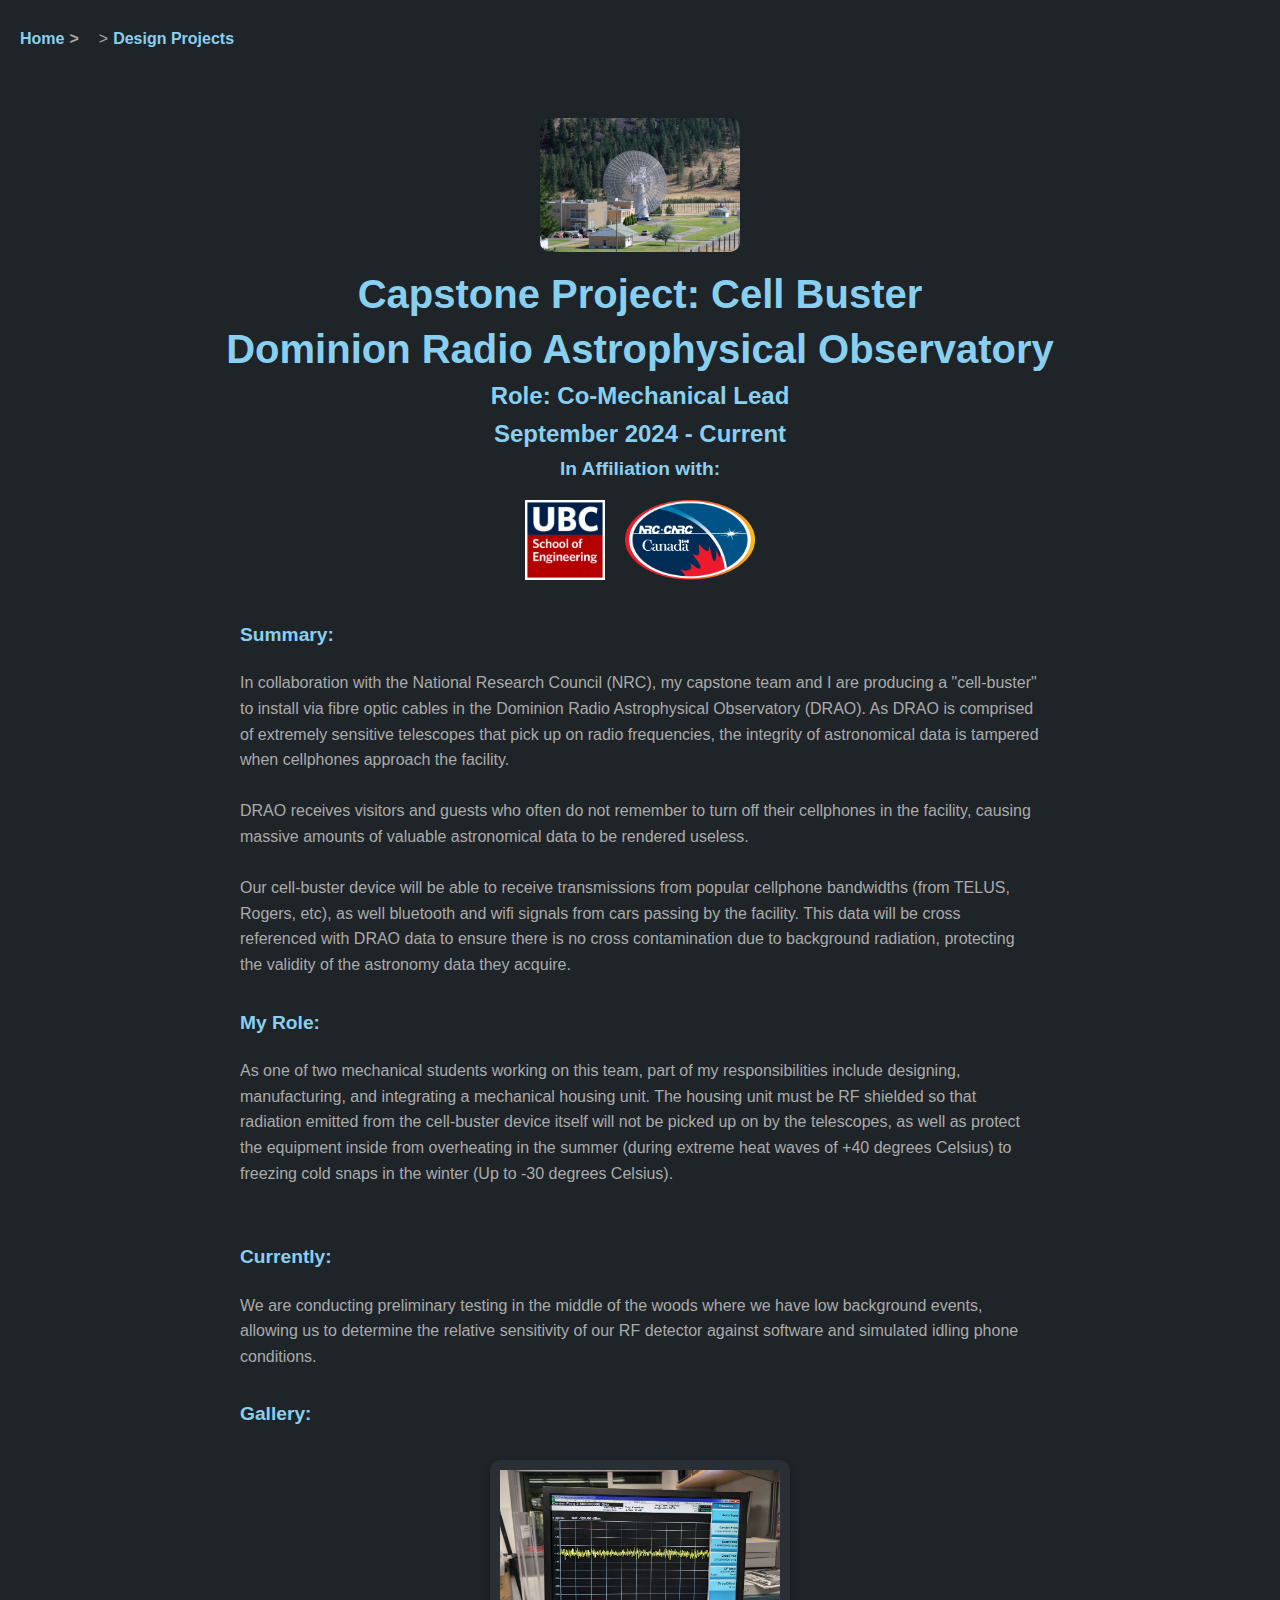
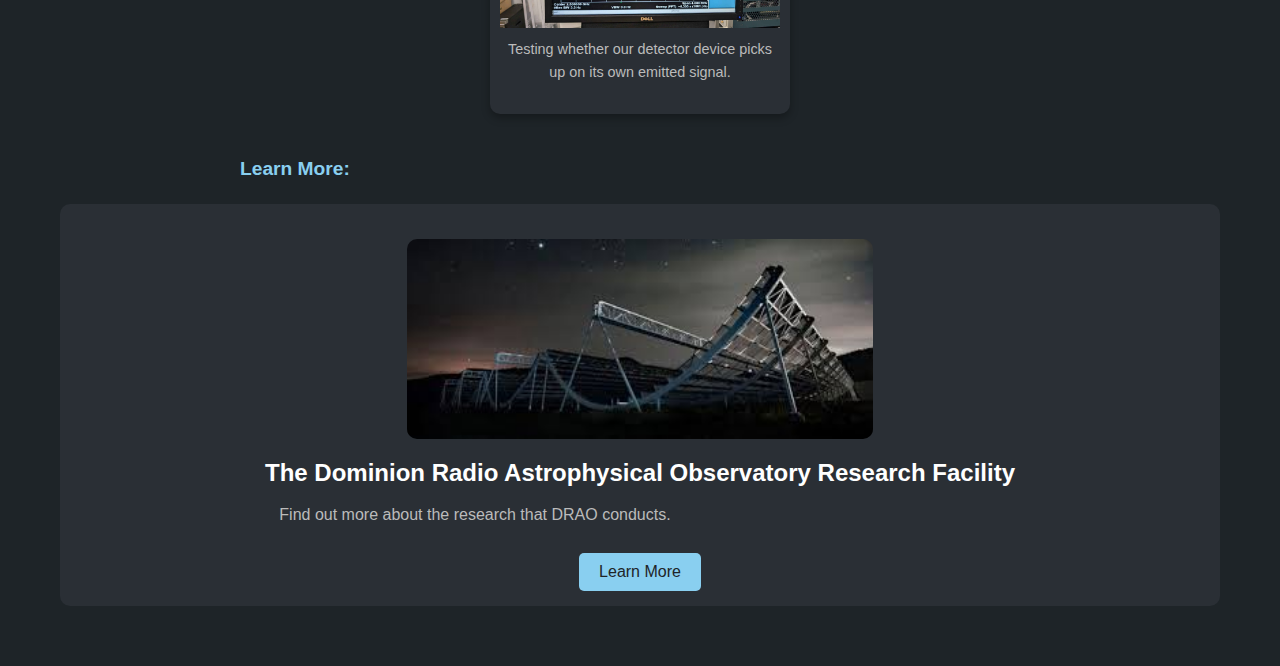
<file: projects/capstone.html>
<!DOCTYPE html>
<html lang="en">
<head>
    <meta charset="UTF-8">
    <meta name="viewport" content="width=device-width, initial-scale=1.0">
    <title>Capstone project</title>
    <link rel="stylesheet" href="../style.css">
    <style>
        body {
            font-family: Arial, sans-serif;
            background-color: #1e2428;
            color: #ffffff;
            margin: 0;
            padding: 0;
        }
        .container {
            max-width: 1200px;
            margin: 0 auto;
            padding: 20px;
        }
        .breadcrumb {
            margin: 20px 0;
        }
        .breadcrumb a {
            color: #89cff0;
            text-decoration: none;
            margin-right: 10px;
        }
        .breadcrumb a:hover {
            text-decoration: underline;
        }
        .project-logo img {
            display: block;
            max-width: 200px;
            margin: 20px auto;
        }
        .project-title {
            text-align: center;
            margin: 20px 0;
        }
        .project-title h1, .project-title h2, .project-title h3 {
            margin: 10px 0;
        }
        .affiliation-logos {
            display: flex;
            justify-content: center;
            gap: 20px;
            margin: 20px 0;
        }
        .affiliation-logos img {
            max-height: 80px;
        }
        .project-description {
            margin: 40px 0;
        }
        .project-description h3 {
            margin-top: 30px;
            color: #89cff0;
        }

        .project-description img { 
            display: block; 
            max-width: 50%; 
            margin: 20px auto; 
        }

        .project-description .caption{ 
            margin-top: 10px; 
            text-align: center;
            font-size: 15px; 
            color: #bbbbbb;
        }
        .grid {
            display: grid;
            grid-template-columns: repeat(auto-fit, minmax(300px, 1fr));
            gap: 20px;
        }
        .grid-item {
            background: #2a2f35;
            border-radius: 10px;
            overflow: hidden;
            text-align: center;
            transition: transform 0.3s ease;
            padding: 15px;
        }
        .grid-item:hover {
            transform: translateY(-10px);
        }
        .grid-item img {
            max-width: 100%;
            height: 200px;
            object-fit: cover;
            border-radius: 10px;
        }
        .grid-item h2 {
            margin: 15px 0;
            color: #ffffff;
        }
        .grid-item p {
            color: #bbbbbb;
            font-size: 1rem;
            margin: 10px 0;
        }
        .grid-item a {
            display: inline-block;
            margin-top: 15px;
            padding: 10px 20px;
            background: #89cff0;
            color: #1e2428;
            text-decoration: none;
            border-radius: 5px;
            transition: background 0.3s ease;
        }
        .grid-item a:hover {
            background: #6bb8d6;
        }

        .skills-table { 
            margin: 20px auto; 
            max-width: 800px; 
            padding: 20px; 
            background-color: #2a2f35;
            border-radius: 10px;
            box-shadow: 0 4px 10px rgba(0, 0, 0, 0.2);
        }

        .skills-table h3 { 
            text-align: center; 
            font-size: 20px; 
            color: #ffff; 
            margin-bottom: 20px; 
        }

        .skills-table table { 
            width: 100%; 
            border-collapse: collapse;
            font-family: 'Arial', sans-serif; 
        }
        .skills-table th, .skills-table td{ 
            text-align: left; 
            padding: 15px; 
            color: #ffffff; 
            border-bottom: 1px solid #444;
        }
        .skills-table th {
         background-color: #1e2428;
        font-weight: bold;
        text-transform: uppercase;
        }

        .skills-table tbody tr:nth-child(odd) {
          background-color: #33383e;
        }

        .skills-table tbody tr:hover {
         background-color: #3e464d;
         cursor: default;
        }

        .skills-table td {
         font-size: 16px;
        }

        .skills-table td:first-child {
         font-weight: bold;
        }

 /* Gallery Section Styles */
.gallery-section {
    padding: 50px 20px;
    background-color: #1e2428;
    color: #ffffff;
    text-align: center;
}

.gallery-section h2 {
    font-size: 2.5rem;
    margin-bottom: 30px;
    color: #89cff0;
}

.gallery-container {
    display: flex;
    flex-wrap: wrap;
    gap: 20px;
    justify-content: center;
}

.gallery-item {
    flex: 1 1 auto;
    max-width: 300px; /* Maximum width for each gallery item */
    text-align: center;
    margin: 10px;
    background: #2a2f35;
    border-radius: 10px;
    box-shadow: 0 4px 8px rgba(0, 0, 0, 0.3);
    padding: 10px;
    transition: transform 0.3s ease, box-shadow 0.3s ease;
}

.gallery-item:hover {
    transform: translateY(-10px);
    box-shadow: 0 8px 16px rgba(0, 0, 0, 0.4);
}

.gallery-item img {
    max-width: 100%;
    height: auto;
    display: block;
    margin: 0 auto;
}

.gallery-item p {
    margin-top: 10px;
    font-size: 0.9rem;
    color: #bbbbbb;
    text-align: center;
}

    </style>
</head>
<body>

<!-- Breadcrumb -->
<div class="breadcrumb">
    <a href="../index.html">Home</a> > 
    <a href="../index.html#services">Design Projects</a>
</div>

<!-- Project Logo -->
<div class="container">
    <div class="project-logo">
        <img src="../Images/daro.jpg" alt="DRAO">
    </div>

    <!-- Project Title -->
    <div class="project-title">
        <h1>Capstone Project: Cell Buster </h1>
        <h1>Dominion Radio Astrophysical Observatory </h1>
        <h2>Role: Co-Mechanical Lead </h2>
        <h2>September 2024 - Current</h2>
        <h3>In Affiliation with:</h3>
        <div class="affiliation-logos">
            <img src="../Images/ubcsoe_logo.jpeg" alt="UBC Logo">
            <img src="../Images/nrc.png" alt="NRC Logo">
        </div>
    </div>

    <!-- Project Description -->
    <div class="project-description">
        <h3>Summary:</h3>
        <p>
           In collaboration with the National Research Council (NRC), my capstone team and I are producing a "cell-buster" to 
           install via fibre optic cables in the Dominion Radio Astrophysical Observatory (DRAO). As DRAO is comprised of extremely sensitive 
           telescopes that pick up on radio frequencies, the integrity of astronomical data is tampered when cellphones approach the facility. 
           <br> <br>
           DRAO receives visitors and guests who often do not remember to turn off their cellphones in the facility, causing massive amounts of 
           valuable astronomical data to be rendered useless. <br>

           <br> Our cell-buster device will be able to receive transmissions from popular cellphone bandwidths (from TELUS, Rogers, etc), as well bluetooth and wifi signals from 
           cars passing by the facility. This data will be cross referenced with DRAO data to ensure there is no cross contamination due to background radiation, protecting 
           the validity of the astronomy data they acquire. 
        </p>

        <h3>My Role:</h3>
        <p>
            As one of two mechanical students working on this team, part of my responsibilities include 
            designing, manufacturing, and integrating a mechanical housing unit. The housing unit must be RF shielded so that radiation emitted from 
            the cell-buster device itself will not be picked up on by the telescopes, as well as protect the equipment inside from overheating in the summer (during extreme heat waves of +40 degrees Celsius) to freezing cold snaps in the winter (Up to -30 degrees Celsius).
            
            <br> <br>

        </p> 
        

        <h3>Currently:</h3>
        <p>
           We are conducting preliminary testing in the middle of the woods where we have low background events, allowing us to determine the 
           relative sensitivity of our RF detector against software and simulated idling phone conditions. 
        </p>

        <h3>Gallery:</h3>
        <div class="gallery-secton">
            <div class="gallery-container">
                <div class="gallery-item">
                    <img src="../Images/drao_testing.jpg">
                    <p> Testing whether our detector device picks up on its own emitted signal. </p>
                </div>

            

            </div>
        </div>
        

        <h3>Learn More:</h3>
        <div class="grid">
            <div class="grid-item">
                <img src="../Images/drao_1.jpeg" alt="Parabolic Flight">
                <h2>The Dominion Radio Astrophysical Observatory Research Facility </h2>
                <p> Find out more about the research that DRAO conducts. </p>
                <a href="https://nrc.canada.ca/en/research-development/nrc-facilities/dominion-radio-astrophysical-observatory-research-facility">Learn More</a>
            </div>
            
        </div>
    </div>
</div>

</body>
</html>
</file>
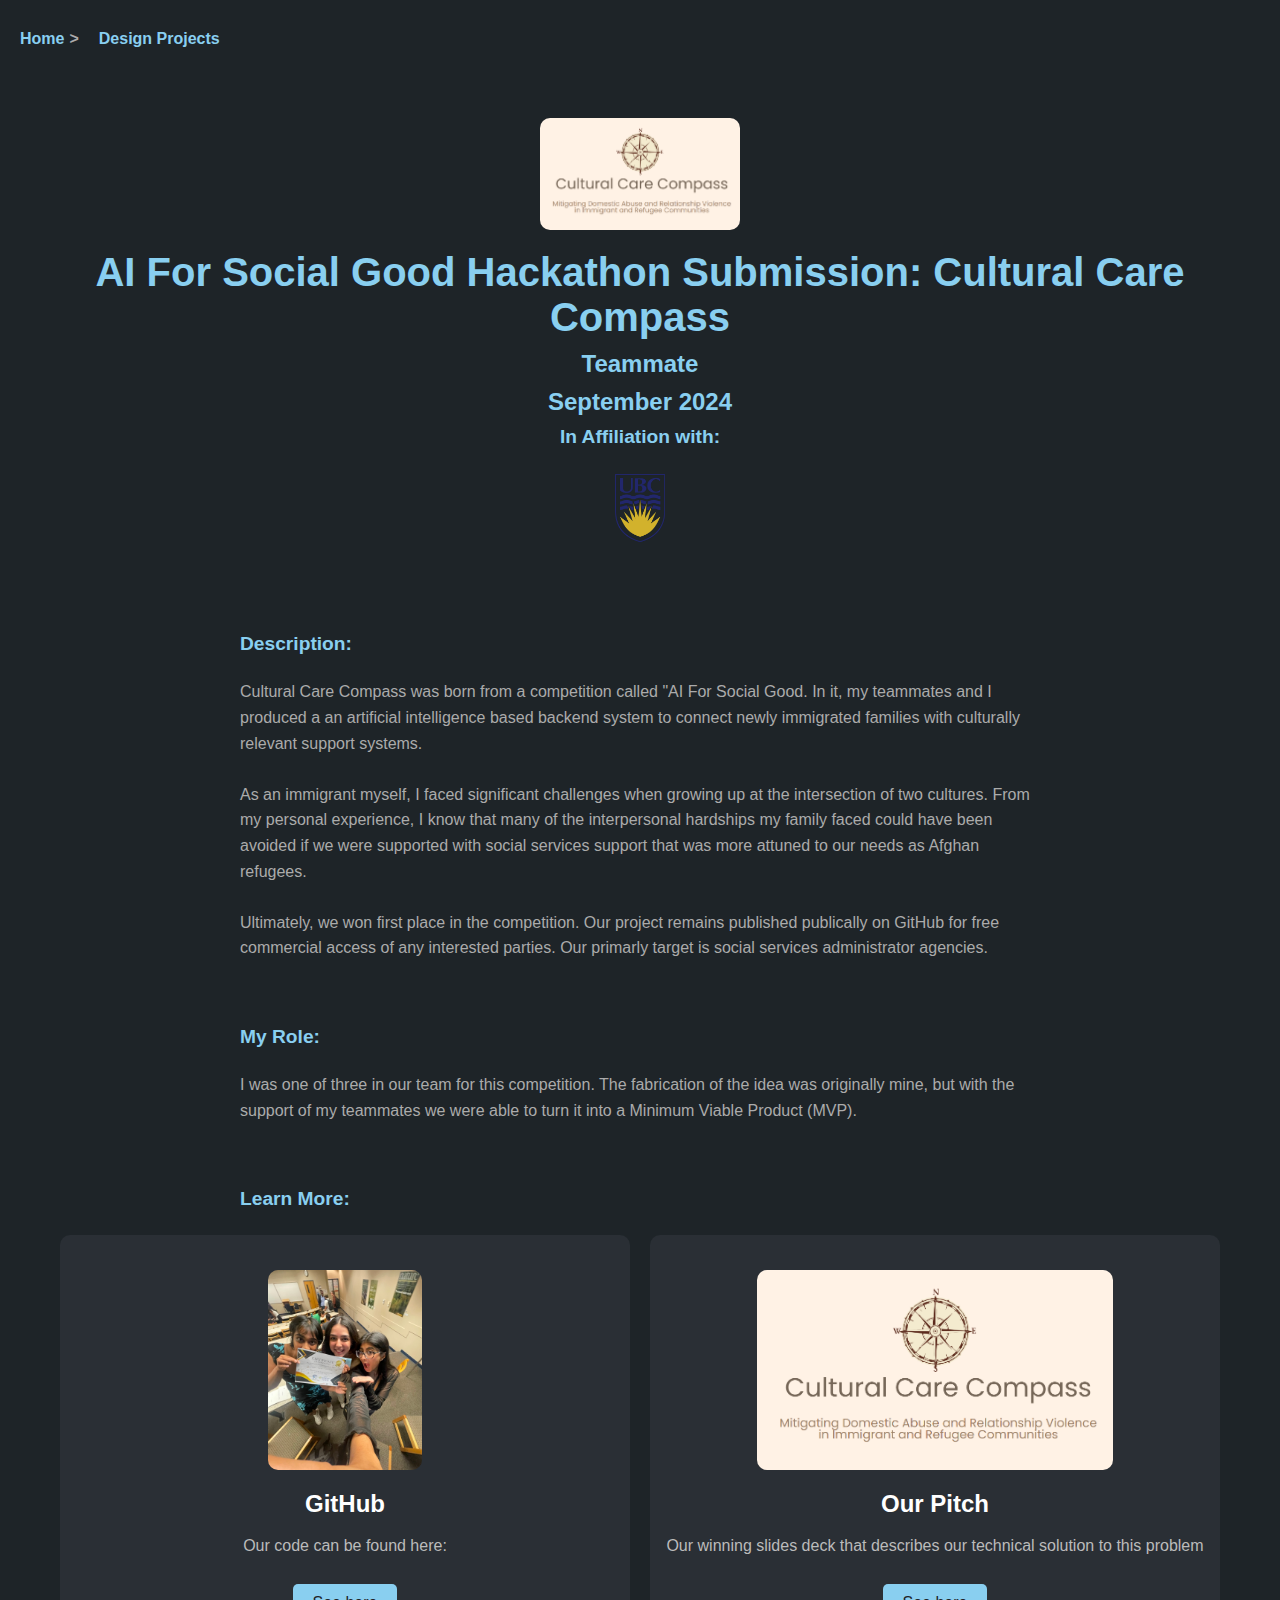
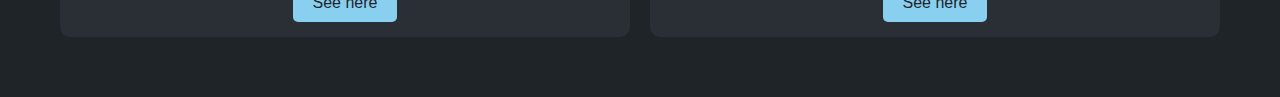
<file: projects/ccc.html>
<!DOCTYPE html>
<html lang="en">
    <head>
        <meta charset="UTF-8">
        <meta http-equiv="X-UA-Compatible" content="IE=edge">
        <meta name="viewport" content=""width=device-width, initial-scale="1.0">
        <title>The Cultural Care Compass</title>
        <link rel="stylesheet" href="../style.css"> 
        <link href="https://cdnjs.cloudflare.com/ajax/libs/font-awesome/6.0.0/css/all.min.css" rel="stylesheet">
    </head>
    <style>
        .body {
            font-family: Arial, sans-serif;
            background-color: #1e2428;
            color: #ffffff;
            margin: 0;
            padding: 0;
        }
        .container {
            max-width: 1200px;
            margin: 0 auto;
            padding: 20px;
        }
        .breadcrumb {
            margin: 20px 0;
        }
        .breadcrumb a {
            color: #89cff0;
            text-decoration: none;
            margin-right: 10px;
        }
        .breadcrumb a:hover {
            text-decoration: underline;
        }
        .project-logo img {
            display: block;
            max-width: 200px;
            margin: 20px auto;
        }
        .project-title {
            text-align: center;
            margin: 20px 0;
        }
        .project-title h1, .project-title h2, .project-title h3 {
            margin: 10px 0;
        }
        .affiliation-logos {
            display: flex;
            justify-content: center;
            gap: 20px;
            margin: 20px 0;
        }
        .affiliation-logos img {
            max-height: 80px;
        }
        .project-description {
            margin: 40px 0;
        }
        .project-description h3 {
            margin-top: 30px;
            color: #89cff0;
        }

        .project-description img { 
            display: block; 
            max-width: 50%; 
            margin: 20px auto; 
        }

        .project-description .caption{ 
            margin-top: 10px; 
            text-align: center;
            font-size: 15px; 
            color: #bbbbbb;
        }
        .grid {
            display: grid;
            grid-template-columns: repeat(auto-fit, minmax(300px, 1fr));
            gap: 20px;
        }
        .grid-item {
            background: #2a2f35;
            border-radius: 10px;
            overflow: hidden;
            text-align: center;
            transition: transform 0.3s ease;
            padding: 15px;
        }
        .grid-item:hover {
            transform: translateY(-10px);
        }
        .grid-item img {
            max-width: 100%;
            height: 200px;
            object-fit: cover;
            border-radius: 10px;
        }
        .grid-item h2 {
            margin: 15px 0;
            color: #ffffff;
        }
        .grid-item p {
            color: #bbbbbb;
            font-size: 1rem;
            margin: 10px 0;
        }
        .grid-item a {
            display: inline-block;
            margin-top: 15px;
            padding: 10px 20px;
            background: #89cff0;
            color: #1e2428;
            text-decoration: none;
            border-radius: 5px;
            transition: background 0.3s ease;
        }
        .grid-item a:hover {
            background: #6bb8d6;
        }

        .skills-table { 
            margin: 20px auto; 
            max-width: 800px; 
            padding: 20px; 
            background-color: #2a2f35;
            border-radius: 10px;
            box-shadow: 0 4px 10px rgba(0, 0, 0, 0.2);
        }

        .skills-table h3 { 
            text-align: center; 
            font-size: 20px; 
            color: #ffff; 
            margin-bottom: 20px; 
        }

        .skills-table table { 
            width: 100%; 
            border-collapse: collapse;
            font-family: 'Arial', sans-serif; 
        }
        .skills-table th, .skills-table td{ 
            text-align: left; 
            padding: 15px; 
            color: #ffffff; 
            border-bottom: 1px solid #444;
        }
        .skills-table th {
         background-color: #1e2428;
        font-weight: bold;
        text-transform: uppercase;
        }

        .skills-table tbody tr:nth-child(odd) {
          background-color: #33383e;
        }

        .skills-table tbody tr:hover {
         background-color: #3e464d;
         cursor: default;
        }

        .skills-table td {
         font-size: 16px;
        }

        .skills-table td:first-child {
         font-weight: bold;
        }

 /* Gallery Section Styles */
.gallery-section {
    padding: 50px 20px;
    background-color: #1e2428;
    color: #ffffff;
    text-align: center;
}

.gallery-section h2 {
    font-size: 2.5rem;
    margin-bottom: 30px;
    color: #89cff0;
}

.gallery-container {
    display: flex;
    flex-wrap: wrap;
    gap: 20px;
    justify-content: center;
}

.gallery-item {
    flex: 1 1 auto;
    max-width: 300px; /* Maximum width for each gallery item */
    text-align: center;
    margin: 10px;
    background: #2a2f35;
    border-radius: 10px;
    box-shadow: 0 4px 8px rgba(0, 0, 0, 0.3);
    padding: 10px;
    transition: transform 0.3s ease, box-shadow 0.3s ease;
}

.gallery-item:hover {
    transform: translateY(-10px);
    box-shadow: 0 8px 16px rgba(0, 0, 0, 0.4);
}

.gallery-item img {
    max-width: 100%;
    height: auto;
    display: block;
    margin: 0 auto;
}

.gallery-item p {
    margin-top: 10px;
    font-size: 0.9rem;
    color: #bbbbbb;
    text-align: center;
}

    </style>
</head>
<body>

        
<!-- ----------nav---------- -->
<div class="breadcrumb">
    <a href="../index.html" class="breadcrumb-link">Home</a> 
     
    <a href="../index.html#services" class="breadcrumb-link">Design Projects</a>
</div>



    <!-- ---------project logo---------- -->
        <div class="container">
            <div class="project-logo">
                <img src="../Images/ccc.png">
            </div>
<!-- ------------project title----------- -->
<div class="project-title">
    <h1> AI For Social Good Hackathon Submission: Cultural Care Compass</h1>
    <h2> Teammate </h2>
    <h2> September 2024 </h2>
    <h3> In Affiliation with: </h3>

    <div class="affiliation-logos">
        <div class="logo-item">
            <img src="../Images/ubcsoe_logo.png">
        </div>
    

    </div>



</div>

<!-- -------------project description---------- -->
<div class="project-description">
    <h3>
       <br> Description: 
    </h3>


    <p>
         Cultural Care Compass was born from a competition called "AI For Social Good. In it, my teammates and I produced
          a an artificial intelligence based backend system to connect newly immigrated families with culturally 
          relevant support systems. 
          <br> <br>

          As an immigrant myself, I faced significant challenges when growing up at the intersection of two cultures. 
          From my personal experience, I know that many of the interpersonal hardships my family faced could have been avoided 
          if we were supported with social services support that was more attuned to our needs as Afghan refugees. 

          <br> <br>

          Ultimately, we won first place in the competition. Our project remains published publically on GitHub for free commercial access of 
          any interested parties. Our primarly target is social services administrator agencies. 
    </p>

    <p>

    </p>

    <h3>
        <br> My Role: 
    </h3>

    <p>
         
        I was one of three in our team for this competition. The fabrication of the idea was originally mine, but with the support 
        of my teammates we were able to turn it into a Minimum Viable Product (MVP). 
    </p>

    <h3>
       <br> Learn More: 
    </h3>
    <div class="grid">
      
        <div class="grid-item">
            <img src="../Images/cccteam.jpg" alt="CAN-RGX Competition">
            <h2>GitHub</h2>
            <p> Our code can be found here: </p>
            <a href="https://github.com/Jeena01/AI4SG-Hackathon">See here</a>
        </div>
        <div class="grid-item">
            <img src="../Images/ccc.png" alt="Instagram">
            <h2>Our Pitch</h2>
            <p>Our winning slides deck that describes our technical solution to this problem</p>
            <a href="https://docs.google.com/presentation/d/1MPC2XwPLGxz_mcHnZNy8S5p-CIkyvV7x3vNvfns4ewU/edit?usp=sharing"> See here </a>
        </div>
        
        </div>
    </div>

 </div>
        

</div>
</body>
</html>
</file>
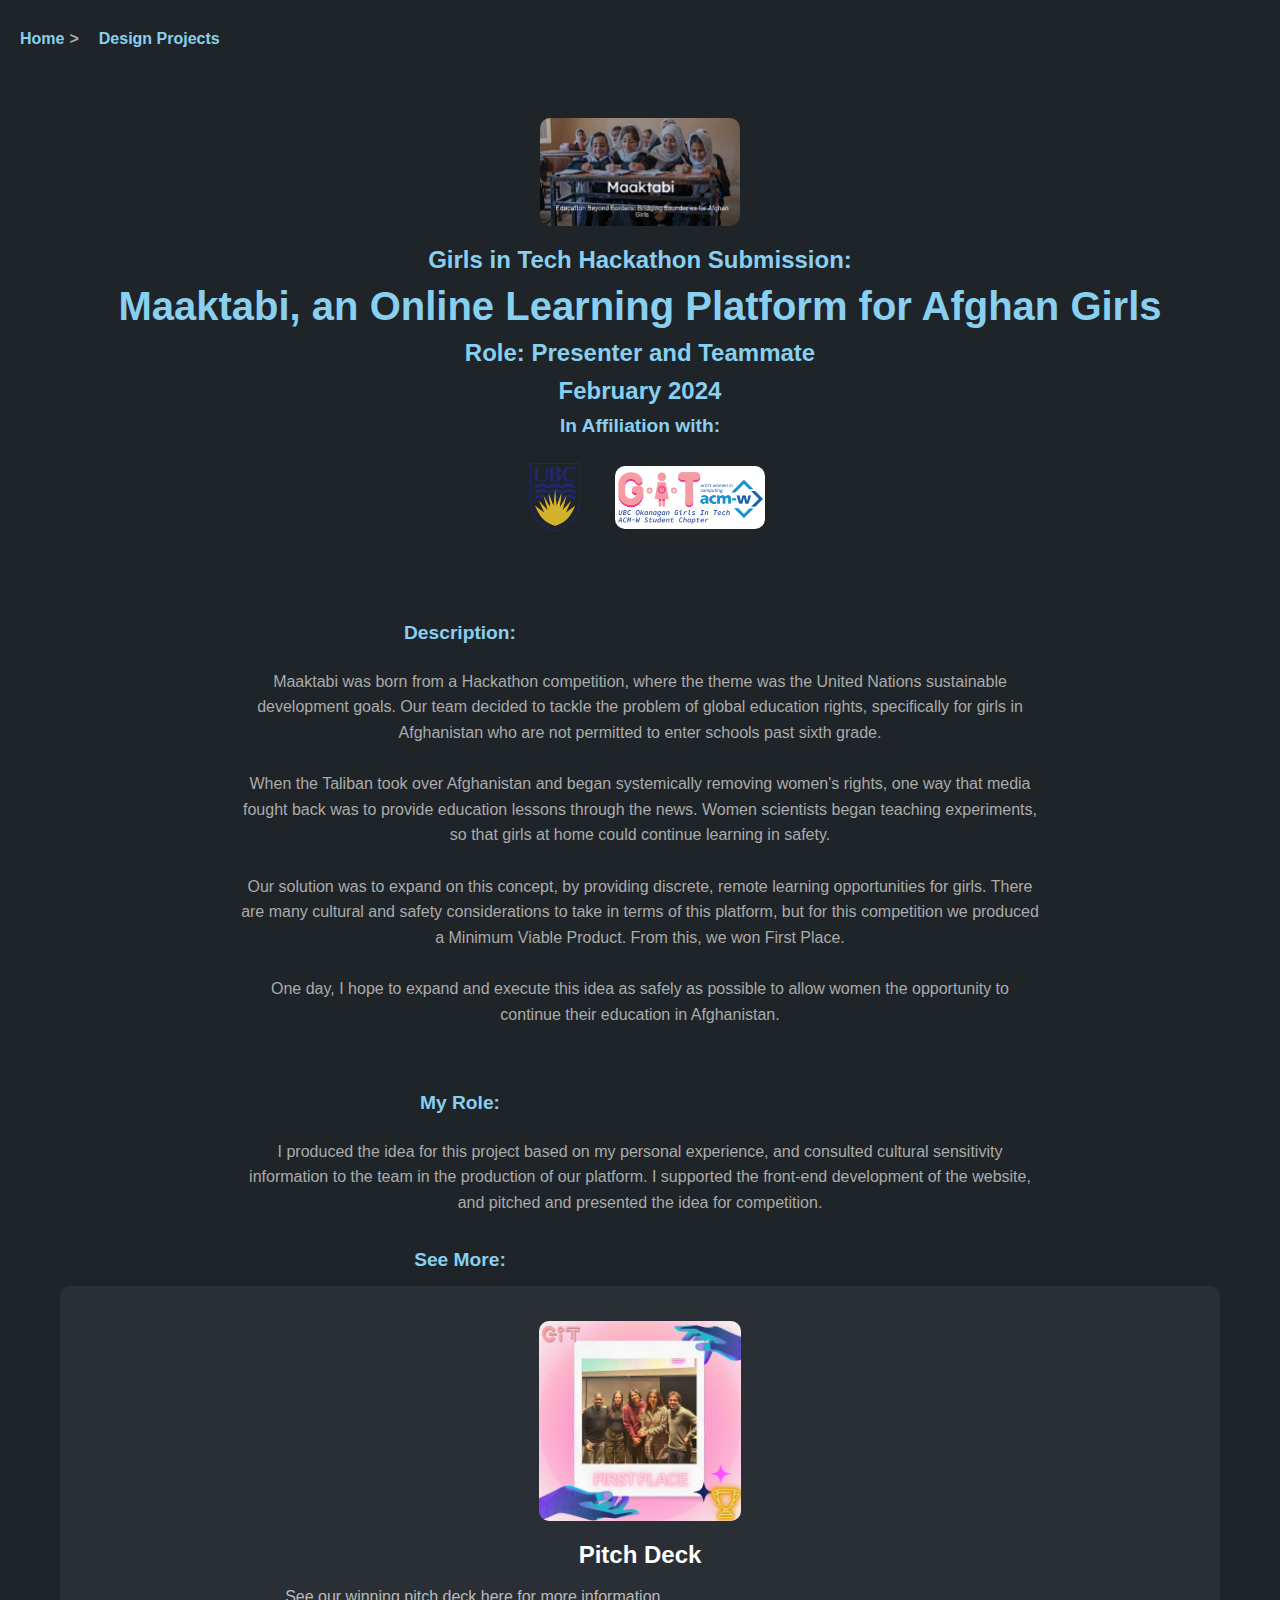
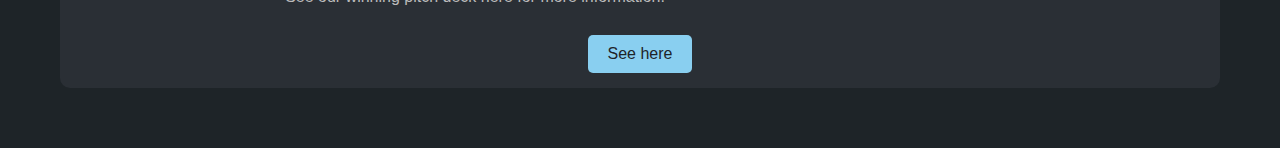
<file: projects/maaktabi.html>
<!DOCTYPE html>
<html lang="en">
    <head>
        <meta charset="UTF-8">
        <meta http-equiv="X-UA-Compatible" content="IE=edge">
        <meta name="viewport" content=""width=device-width, initial-scale="1.0">
        <title>Maaktabi</title>
        <link rel="stylesheet" href="../style.css"> 
        <link href="https://cdnjs.cloudflare.com/ajax/libs/font-awesome/6.0.0/css/all.min.css" rel="stylesheet">
    </head>
    <style>
        body {
            font-family: Arial, sans-serif;
            background-color: #1e2428;
            color: #ffffff;
            margin: 0;
            padding: 0;
        }
        .container {
            max-width: 1200px;
            margin: 0 auto;
            padding: 20px;
        }
        .breadcrumb {
            margin: 20px 0;
        }
        .breadcrumb a {
            color: #89cff0;
            text-decoration: none;
            margin-right: 10px;
        }
        .breadcrumb a:hover {
            text-decoration: underline;
        }
        .project-logo img {
            display: block;
            max-width: 200px;
            margin: 20px auto;
        }
        .project-title {
            text-align: center;
            margin: 20px 0;
        }
        .project-title h1, .project-title h2, .project-title h3 {
            margin: 10px 0;
        }
        .affiliation-logos {
            display: flex;
            justify-content: center;
            gap: 20px;
            margin: 20px 0;
        }
        .affiliation-logos img {
            max-height: 80px;
        }
        .project-description {
            margin: 40px 0;
        }
        .project-description h3 {
            margin-top: 30px;
            color: #89cff0;
        }

        .project-description img { 
            display: block; 
            max-width: 50%; 
            margin: 20px auto; 
        }

        .project-description .caption{ 
            margin-top: 10px; 
            text-align: center;
            font-size: 15px; 
            color: #bbbbbb;
        }
        .grid {
            display: grid;
            grid-template-columns: repeat(auto-fit, minmax(300px, 1fr));
            gap: 20px;
        }
        .grid-item {
            background: #2a2f35;
            border-radius: 10px;
            overflow: hidden;
            text-align: center;
            transition: transform 0.3s ease;
            padding: 15px;
        }
        .grid-item:hover {
            transform: translateY(-10px);
        }
        .grid-item img {
            max-width: 100%;
            height: 200px;
            object-fit: cover;
            border-radius: 10px;
        }
        .grid-item h2 {
            margin: 15px 0;
            color: #ffffff;
        }
        .grid-item p {
            color: #bbbbbb;
            font-size: 1rem;
            margin: 10px 0;
        }
        .grid-item a {
            display: inline-block;
            margin-top: 15px;
            padding: 10px 20px;
            background: #89cff0;
            color: #1e2428;
            text-decoration: none;
            border-radius: 5px;
            transition: background 0.3s ease;
        }
        .grid-item a:hover {
            background: #6bb8d6;
        }

        .skills-table { 
            margin: 20px auto; 
            max-width: 800px; 
            padding: 20px; 
            background-color: #2a2f35;
            border-radius: 10px;
            box-shadow: 0 4px 10px rgba(0, 0, 0, 0.2);
        }

        .skills-table h3 { 
            text-align: center; 
            font-size: 20px; 
            color: #ffff; 
            margin-bottom: 20px; 
        }

        .skills-table table { 
            width: 100%; 
            border-collapse: collapse;
            font-family: 'Arial', sans-serif; 
        }
        .skills-table th, .skills-table td{ 
            text-align: left; 
            padding: 15px; 
            color: #ffffff; 
            border-bottom: 1px solid #444;
        }
        .skills-table th {
         background-color: #1e2428;
        font-weight: bold;
        text-transform: uppercase;
        }

        .skills-table tbody tr:nth-child(odd) {
          background-color: #33383e;
        }

        .skills-table tbody tr:hover {
         background-color: #3e464d;
         cursor: default;
        }

        .skills-table td {
         font-size: 16px;
        }

        .skills-table td:first-child {
         font-weight: bold;
        }

 /* Gallery Section Styles */
.gallery-section {
    padding: 50px 20px;
    background-color: #1e2428;
    color: #ffffff;
    text-align: center;
}

.gallery-section h2 {
    font-size: 2.5rem;
    margin-bottom: 30px;
    color: #89cff0;
}

.gallery-container {
    display: flex;
    flex-wrap: wrap;
    gap: 20px;
    justify-content: center;
}

.gallery-item {
    flex: 1 1 auto;
    max-width: 300px; /* Maximum width for each gallery item */
    text-align: center;
    margin: 10px;
    background: #2a2f35;
    border-radius: 10px;
    box-shadow: 0 4px 8px rgba(0, 0, 0, 0.3);
    padding: 10px;
    transition: transform 0.3s ease, box-shadow 0.3s ease;
}

.gallery-item:hover {
    transform: translateY(-10px);
    box-shadow: 0 8px 16px rgba(0, 0, 0, 0.4);
}

.gallery-item img {
    max-width: 100%;
    height: auto;
    display: block;
    margin: 0 auto;
}

.gallery-item p {
    margin-top: 10px;
    font-size: 0.9rem;
    color: #bbbbbb;
    text-align: center;
}

    </style>
<!-- ----------nav---------- -->
<div class="breadcrumb">
    <a href="../index.html" class="breadcrumb-link">Home</a> 
     
    <a href="../index.html#services" class="breadcrumb-link">Design Projects</a>
</div>



    <!-- ---------project logo---------- -->
        <div class="container">
            <div class="project-logo">
                <img src="../Images/maak.png">
            </div>
<!-- ------------project title----------- -->
<div class="project-title">
    <h2> Girls in Tech Hackathon Submission:</h2>
    <h1> Maaktabi, an Online Learning Platform for Afghan Girls</h1>
    <h2> Role: Presenter and Teammate</h2>
    <h2> February 2024 </h2>
    <h3> In Affiliation with: </h3>

    <div class="affiliation-logos">
        <div class="logo-item">
            <img src="../Images/ubcsoe_logo.png">
        </div>

        <div class="logo-item">
            <img src="../Images/git.png"
        </div>
       

    </div>



</div>

<!-- -------------project description---------- -->
<div class="project-description">
    <h3>
       <br> Description: 
    </h3>


    <p>
      Maaktabi was born from a Hackathon competition, where the theme was the United Nations sustainable development goals. 
      Our team decided to tackle the problem of global education rights, specifically for girls in Afghanistan who are not 
      permitted to enter schools past sixth grade. 

      <br> <br> 

      When the Taliban took over Afghanistan and began systemically removing women's rights, one way that media 
      fought back was to provide education lessons through the news. Women scientists began teaching experiments, 
      so that girls at home could continue learning in safety. 

      <br> <br> 

      Our solution was to expand on this concept, by providing discrete, remote learning opportunities for girls. There are many 
      cultural and safety considerations to take in terms of this platform, but for this competition we produced a Minimum Viable Product. From this, 
      we won First Place. 

      <br> <br> 

      One day, I hope to expand and execute this idea as safely as possible to allow women the opportunity to continue their education in Afghanistan. 
    </p>


    <h3>
        <br> My Role: 
    </h3>

    <p>
         I produced the idea for this project based on my personal experience, and consulted 
         cultural sensitivity information to the team in the production of our platform. I supported the front-end 
         development of the website, and pitched and presented the idea for competition. 
    </p>

    <h3>
       See More: 
    </h3>
   
        <div class="grid-item">
            <img src="../Images/maaktabiteam.jpeg" alt="maaktabi team">
            <h2>Pitch Deck</h2>
            <p>See our winning pitch deck here for more information.</p>
            <a href="https://docs.google.com/presentation/d/1APJc_C5hAC2twbEFpif2Rao14yjVyJNQfbk0uXbOVDo/edit?usp=sharing">See here</a>
        
    </div>

 </div>
        

</div>
</body>
</html>
</file>
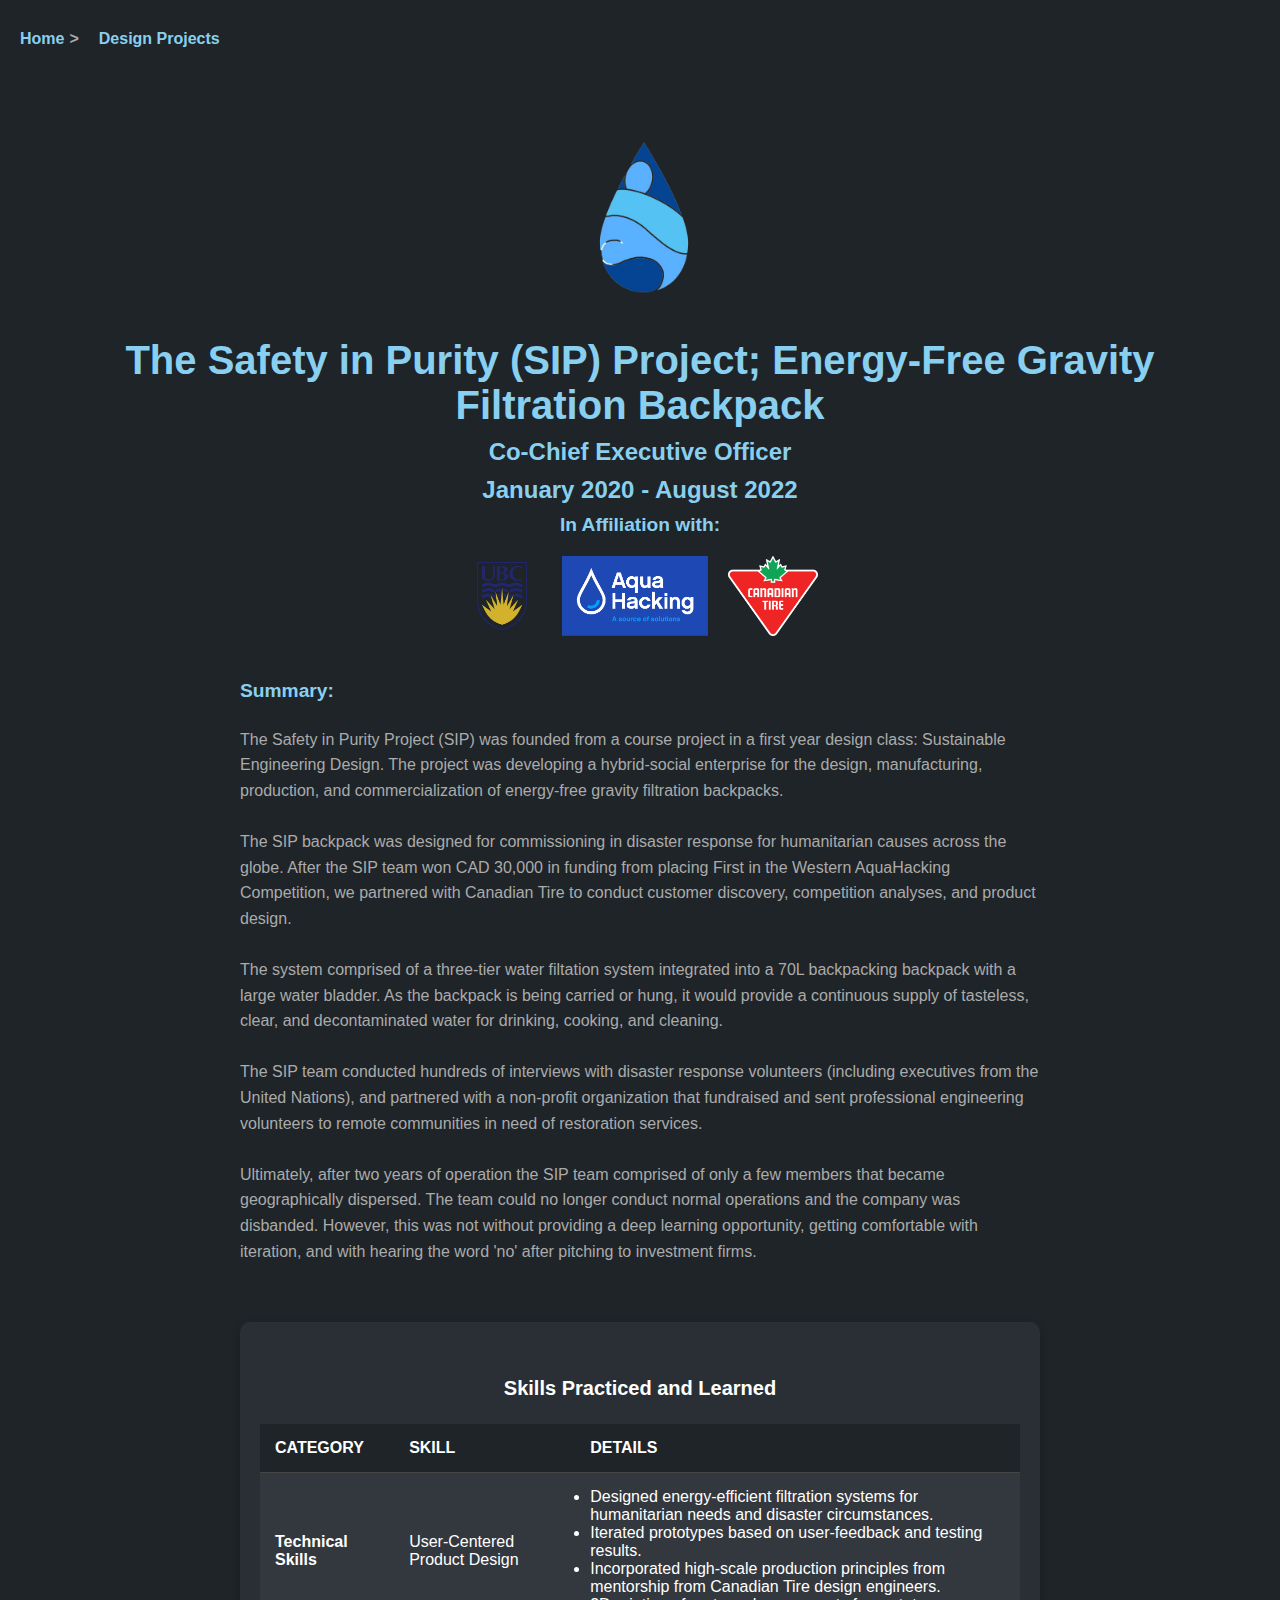
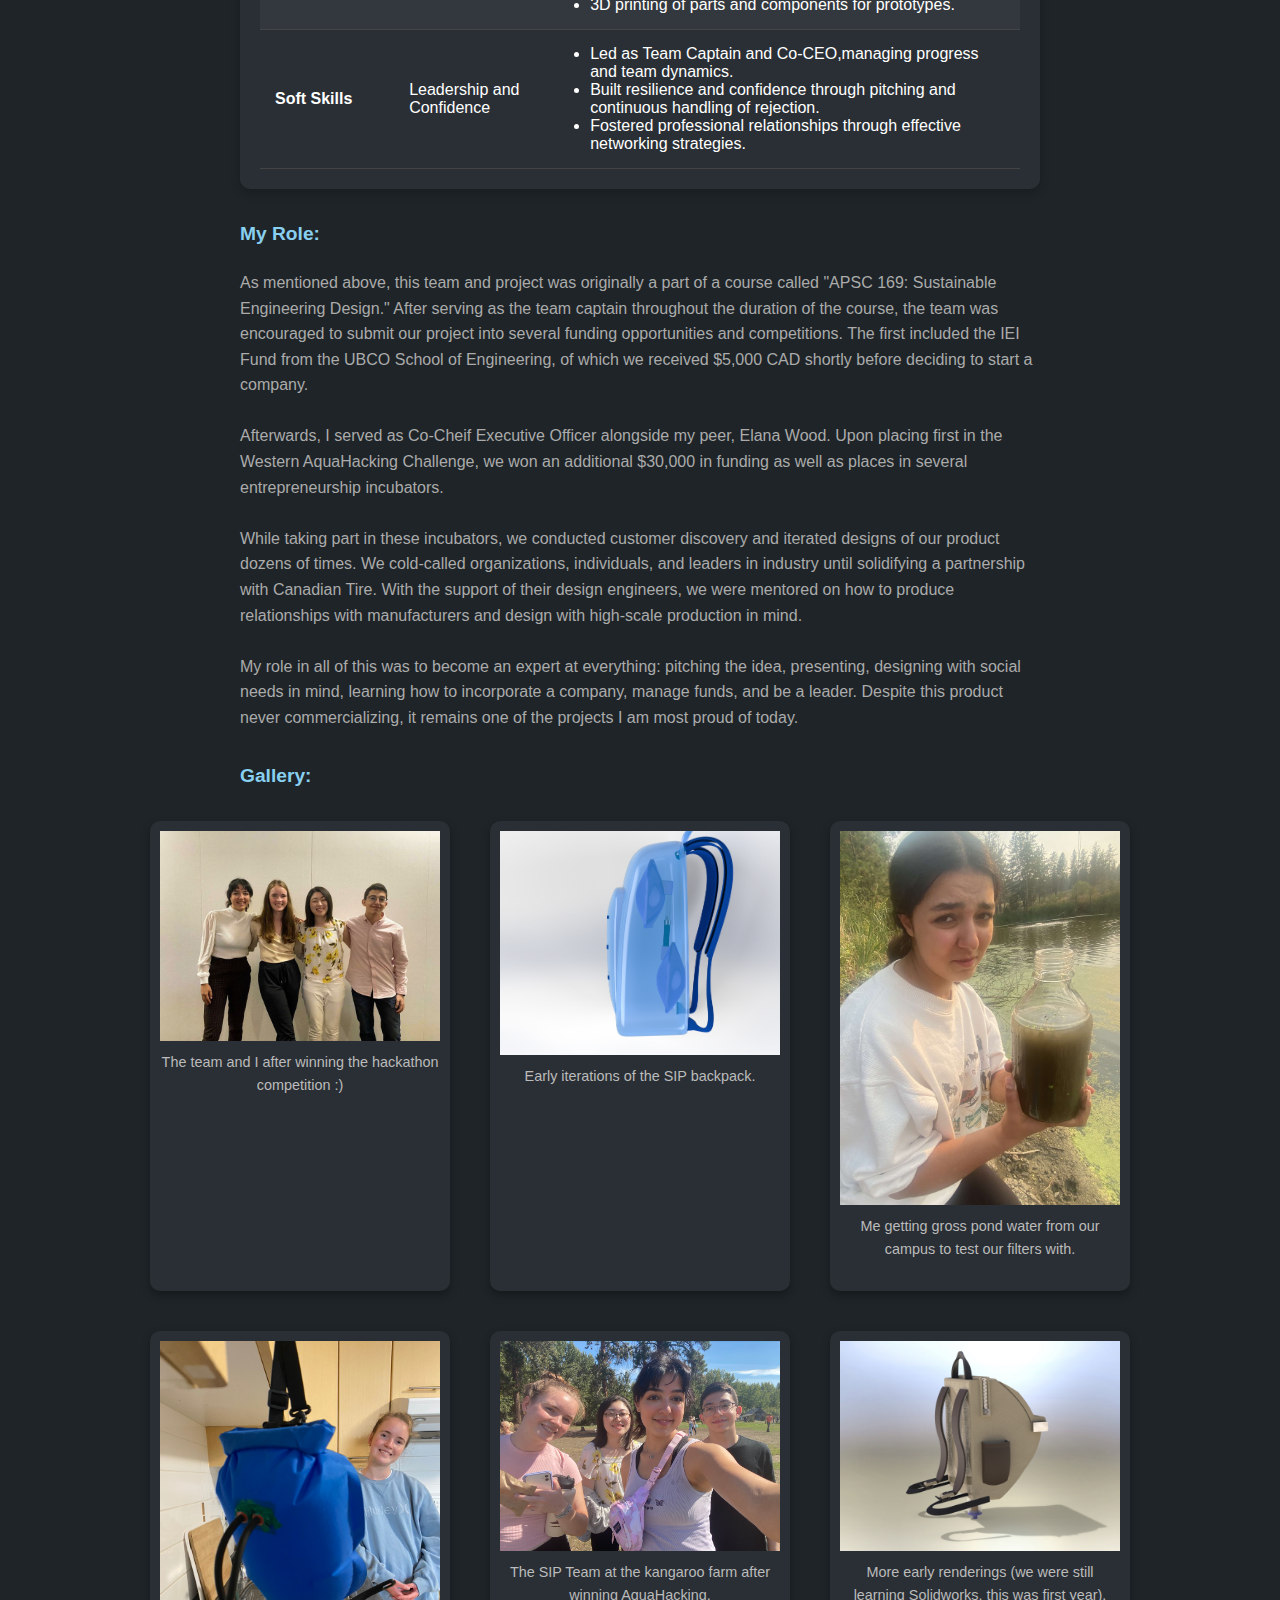
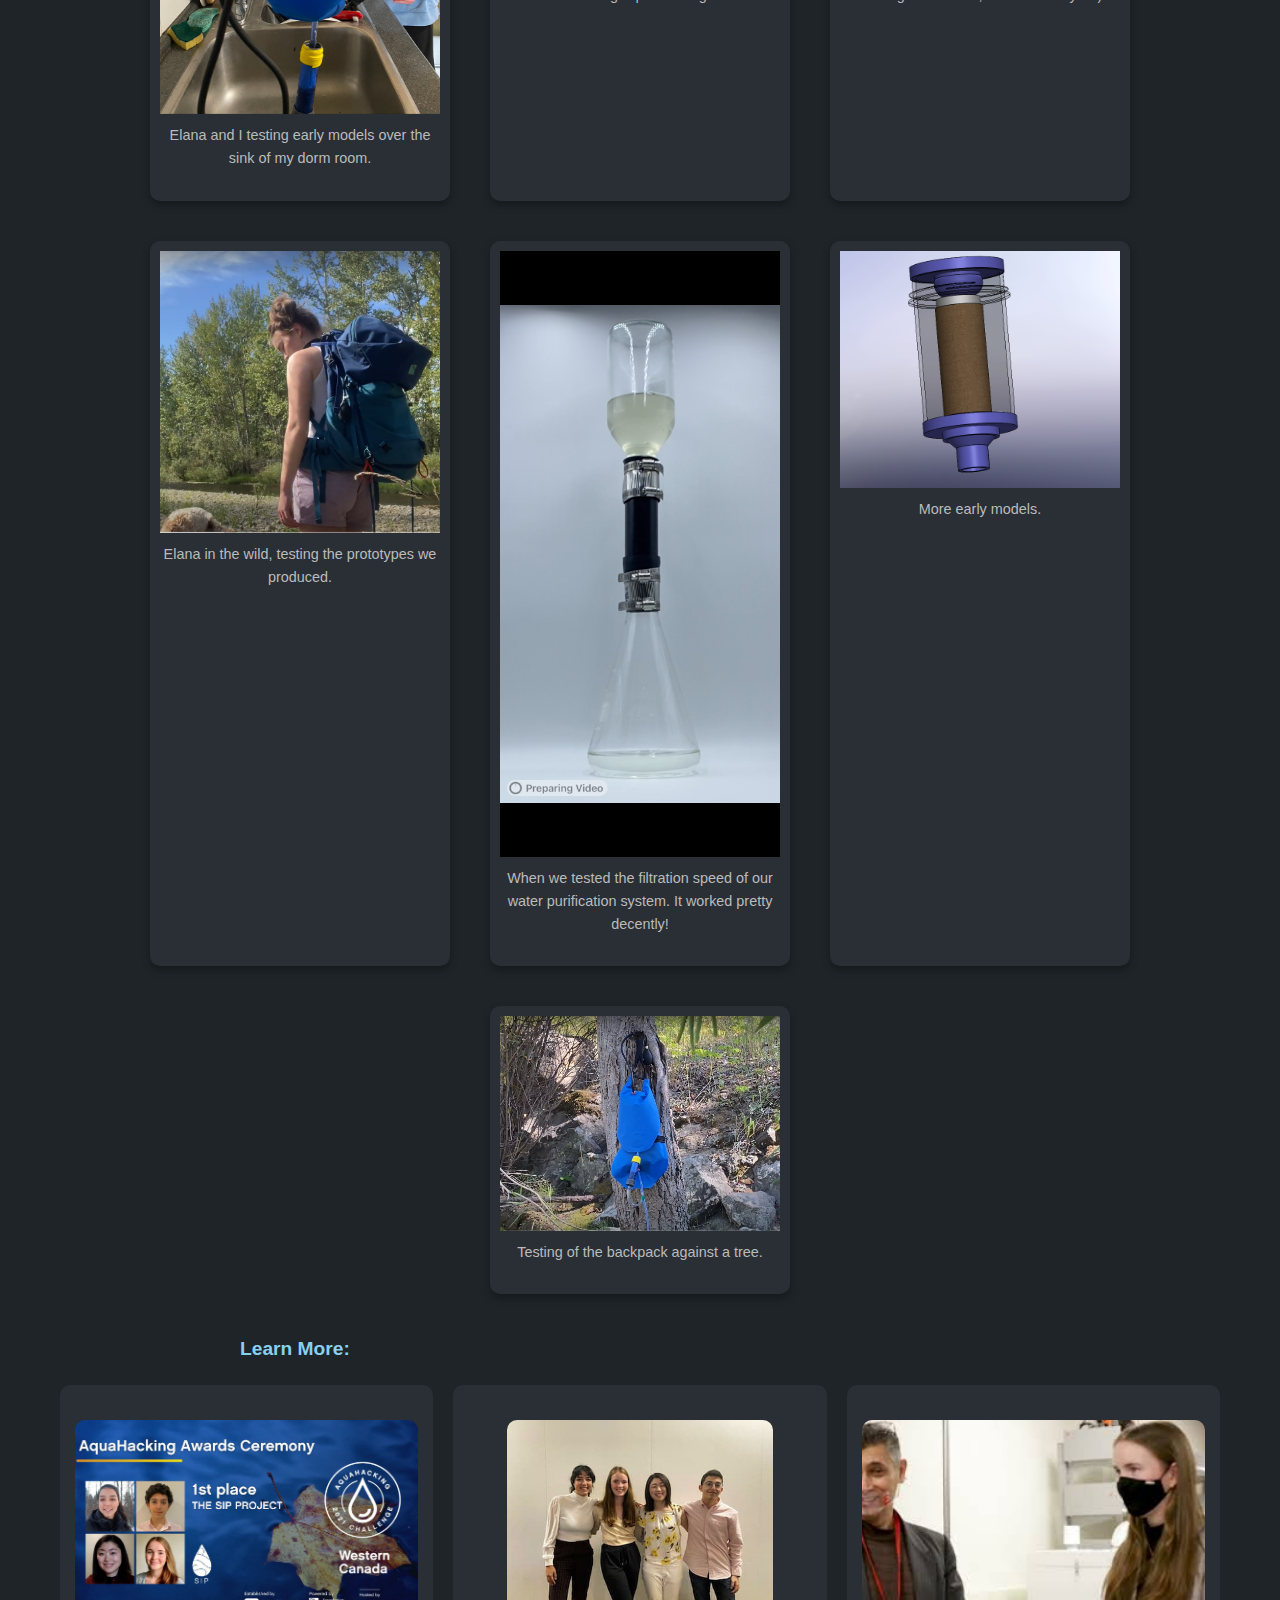
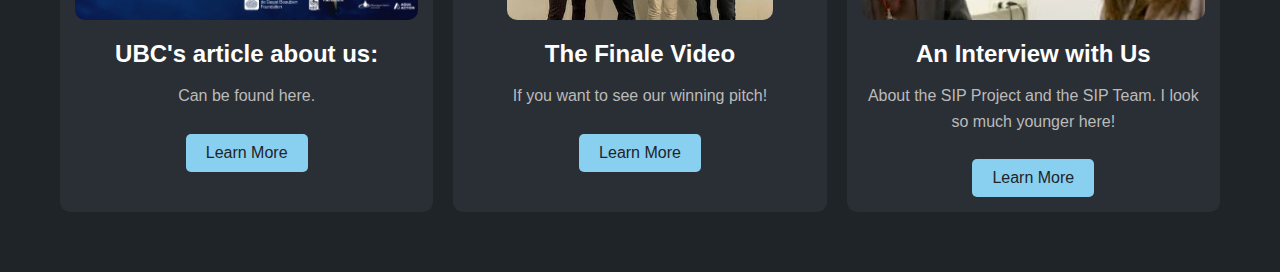
<file: projects/sip.html>
<!DOCTYPE html>
<html lang="en">
<head>
    <meta charset="UTF-8">
    <meta name="viewport" content="width=device-width, initial-scale=1.0">
    <title>The SIP Project</title>
    <link rel="stylesheet" href="../style.css">
    <style>
        body {
            font-family: Arial, sans-serif;
            background-color: #1e2428;
            color: #ffffff;
            margin: 0;
            padding: 0;
        }
        .container {
            max-width: 1200px;
            margin: 0 auto;
            padding: 20px;
        }
        .breadcrumb {
            margin: 20px 0;
        }
        .breadcrumb a {
            color: #89cff0;
            text-decoration: none;
            margin-right: 10px;
        }
        .breadcrumb a:hover {
            text-decoration: underline;
        }
        .project-logo img {
            display: block;
            max-width: 200px;
            margin: 20px auto;
        }
        .project-title {
            text-align: center;
            margin: 20px 0;
        }
        .project-title h1, .project-title h2, .project-title h3 {
            margin: 10px 0;
        }
        .affiliation-logos {
            display: flex;
            justify-content: center;
            gap: 20px;
            margin: 20px 0;
        }
        .affiliation-logos img {
            max-height: 80px;
        }
        .project-description {
            margin: 40px 0;
        }
        .project-description h3 {
            margin-top: 30px;
            color: #89cff0;
        }

        .project-description img { 
            display: block; 
            max-width: 50%; 
            margin: 20px auto; 
        }

        .project-description .caption{ 
            margin-top: 10px; 
            text-align: center;
            font-size: 15px; 
            color: #bbbbbb;
        }
        .grid {
            display: grid;
            grid-template-columns: repeat(auto-fit, minmax(300px, 1fr));
            gap: 20px;
        }
        .grid-item {
            background: #2a2f35;
            border-radius: 10px;
            overflow: hidden;
            text-align: center;
            transition: transform 0.3s ease;
            padding: 15px;
        }
        .grid-item:hover {
            transform: translateY(-10px);
        }
        .grid-item img {
            max-width: 100%;
            height: 200px;
            object-fit: cover;
            border-radius: 10px;
        }
        .grid-item h2 {
            margin: 15px 0;
            color: #ffffff;
        }
        .grid-item p {
            color: #bbbbbb;
            font-size: 1rem;
            margin: 10px 0;
        }
        .grid-item a {
            display: inline-block;
            margin-top: 15px;
            padding: 10px 20px;
            background: #89cff0;
            color: #1e2428;
            text-decoration: none;
            border-radius: 5px;
            transition: background 0.3s ease;
        }
        .grid-item a:hover {
            background: #6bb8d6;
        }

        .skills-table { 
            margin: 20px auto; 
            max-width: 800px; 
            padding: 20px; 
            background-color: #2a2f35;
            border-radius: 10px;
            box-shadow: 0 4px 10px rgba(0, 0, 0, 0.2);
        }

        .skills-table h3 { 
            text-align: center; 
            font-size: 20px; 
            color: #ffff; 
            margin-bottom: 20px; 
        }

        .skills-table table { 
            width: 100%; 
            border-collapse: collapse;
            font-family: 'Arial', sans-serif; 
        }
        .skills-table th, .skills-table td{ 
            text-align: left; 
            padding: 15px; 
            color: #ffffff; 
            border-bottom: 1px solid #444;
        }
        .skills-table th {
         background-color: #1e2428;
        font-weight: bold;
        text-transform: uppercase;
        }

        .skills-table tbody tr:nth-child(odd) {
          background-color: #33383e;
        }

        .skills-table tbody tr:hover {
         background-color: #3e464d;
         cursor: default;
        }

        .skills-table td {
         font-size: 16px;
        }

        .skills-table td:first-child {
         font-weight: bold;
        }

 /* Gallery Section Styles */
.gallery-section {
    padding: 50px 20px;
    background-color: #1e2428;
    color: #ffffff;
    text-align: center;
}

.gallery-section h2 {
    font-size: 2.5rem;
    margin-bottom: 30px;
    color: #89cff0;
}

.gallery-container {
    display: flex;
    flex-wrap: wrap;
    gap: 20px;
    justify-content: center;
}

.gallery-item {
    flex: 1 1 auto;
    max-width: 300px; /* Maximum width for each gallery item */
    text-align: center;
    margin: 10px;
    background: #2a2f35;
    border-radius: 10px;
    box-shadow: 0 4px 8px rgba(0, 0, 0, 0.3);
    padding: 10px;
    transition: transform 0.3s ease, box-shadow 0.3s ease;
}

.gallery-item:hover {
    transform: translateY(-10px);
    box-shadow: 0 8px 16px rgba(0, 0, 0, 0.4);
}

.gallery-item img {
    max-width: 100%;
    height: auto;
    display: block;
    margin: 0 auto;
}

.gallery-item p {
    margin-top: 10px;
    font-size: 0.9rem;
    color: #bbbbbb;
    text-align: center;
}



    </style>
</head>
<body>

<!-- Breadcrumb -->
<div class="breadcrumb">
    <a href="../index.html">Home</a>  
    <a href="../index.html#services">Design Projects</a>
</div>

<!-- Project Logo -->
<div class="container">
    <div class="project-logo">
        <img src="../Images/sip.png" alt="SIP Logo">
    </div>

    <!-- Project Title -->
    <div class="project-title">
        <h1>The Safety in Purity (SIP) Project; Energy-Free Gravity Filtration Backpack</h1>
        <h2>Co-Chief Executive Officer</h2>
        <h2>January 2020 - August 2022</h2>
        <h3>In Affiliation with:</h3>
        <div class="affiliation-logos">
            <img src="../Images/ubcsoe_logo.png" alt="UBC Logo">
            <img src="../Images/aquahacking-logo.png" alt="Aquahacking Logo">
            <img src="../Images/Canadian_Tire_logo_2022.png" alt="Can Tire Logo">
        </div>
    </div>

    <!-- Project Description -->
    <div class="project-description">
        <h3>Summary:</h3>
        <p>
           The Safety in Purity Project (SIP) was founded from a course project in a first year design class: Sustainable Engineering Design. 
           The project was developing a hybrid-social enterprise for the design, manufacturing, production, and commercialization 
           of energy-free gravity filtration backpacks.<br> <br>

           The SIP backpack was designed for commissioning in disaster response for humanitarian causes across the globe. 
           After the SIP team won CAD 30,000 in funding from placing First in the Western AquaHacking Competition, 
           we partnered with Canadian Tire to conduct customer discovery, competition analyses, and product design. 

           <br> <br> The system comprised of a three-tier water filtation system integrated into a 70L backpacking backpack with a large water bladder. As the backpack is being carried or hung, it would provide 
           a continuous supply of tasteless, clear, and decontaminated water for drinking, cooking, and cleaning. 
           <br><br> The SIP team conducted hundreds of interviews with disaster response volunteers (including executives from the United Nations), and partnered with a non-profit 
           organization that fundraised and sent professional engineering volunteers to remote communities in need of restoration services. 

           <br> <br>
           Ultimately, after two years of operation the SIP team comprised of only a few members that became geographically dispersed. The team could no longer 
           conduct normal operations and the company was disbanded. However, this was not without providing a deep learning opportunity, getting comfortable 
           with iteration, and with hearing the word 'no' after pitching to investment firms. 

        </p> <br>

    <div class="skills-table">
        <h3>Skills Practiced and Learned</h3>
        <table>
            <thead>
                <tr>
                    <th>Category</th>
                    <th>Skill</th>
                    <th>Details</th>
                </tr>
            </thead>

            <tbody>
                <tr>
                    <td> Technical Skills </td>
                    <td> User-Centered Product Design </td>
                    <td>
                    <ul>
                        <li> Designed energy-efficient filtration systems for humanitarian needs and disaster circumstances.</li>
                        <li> Iterated prototypes based on user-feedback and testing results.</li>
                        <li>Incorporated high-scale production principles from mentorship from Canadian Tire design engineers. </li>
                        <li> 3D printing of parts and components for prototypes.</li>
                    </ul>
                    </td>
                </tr>

                <tr>
                    <td>Soft Skills</td>
                    <td>Leadership and Confidence</td>
                    <td>
                    <ul>
                        <li> Led as Team Captain and Co-CEO,managing progress and team dynamics.</li>
                        <li> Built resilience and confidence through pitching and continuous handling of rejection. </li>
                        <li>Fostered professional relationships through effective networking strategies.</li>
                    </ul>
                    </td>
                </tr>

               
                </tr>
            </tbody>
        </table>

    </div>


        <h3>My Role:</h3>
        <p>
            As mentioned above, this team and project was originally a part of a course called "APSC 169: Sustainable Engineering 
            Design." After serving as the team captain throughout the duration of the course, the team was encouraged to submit our project into several funding 
            opportunities and competitions. The first included the IEI Fund from the UBCO School of Engineering, of which we received $5,000 CAD shortly before deciding to start a company. 
            <br><br>
            Afterwards, I served as Co-Cheif Executive Officer alongside my peer, Elana Wood. Upon placing first in the Western AquaHacking Challenge, we won an additional $30,000 
            in funding as well as places in several entrepreneurship incubators. 
            <br><br>
            While taking part in these incubators, we conducted customer discovery and iterated designs of our product dozens of times. We cold-called organizations, individuals, and leaders 
            in industry until solidifying a partnership with Canadian Tire. With the support of their design engineers, we were mentored on how to produce relationships with manufacturers and 
            design with high-scale production in mind. 
            <br><br>
            My role in all of this was to become an expert at everything: pitching the idea, presenting, designing with social needs in mind, learning how to incorporate a company, 
            manage funds, and be a leader. Despite this product never commercializing, it remains one of the projects I am most proud of today. 
        </p>

        <h3>Gallery:</h3>
        <div class="gallery-secton">
            <div class="gallery-container">
                <div class="gallery-item">
                    <img src="../Images/teamsip.jpeg">
                    <p>The team and I after winning the hackathon competition :) </p>
                </div>

                <div class="gallery-item">
                    <img src="../Images/sip1.jpg">
                    <p> Early iterations of the SIP backpack.</p>
                </div>

                <div class="gallery-item">
                    <img src="../Images/dirty_water.jpeg">
                    <p> Me getting gross pond water from our campus to test our filters with. </p>
                </div>

                <div class="gallery-item">
                    <img src="../Images/testing_in_my_dorm.jpeg">
                    <p>Elana and I testing early models over the sink of my dorm room. </p>
                </div>

                <div class="gallery-item">
                    <img src="../Images/kangaroo_farm.jpeg">
                    <p>The SIP Team at the kangaroo farm after winning AquaHacking. </p>
                </div>
                
                <div class="gallery-item">
                    <img src="../Images/sip2.jpg">
                    <p>More early renderings (we were still learning Solidworks, this was first year). </p>
                </div>

                <div class="gallery-item"> 
                    <img src="../Images/elana_in_the_wild.png">
                    <p> Elana in the wild, testing the prototypes we produced.</p>
                </div>

                <div class="gallery-item">
                    <img src="../Images/sip_testing.png">
                    <p>When we tested the filtration speed of our water purification system. It worked pretty decently!</p>
                </div>

                <div class="gallery-item">
                    <img src="../Images/sip_3.png">
                    <p>More early models.</p>
                </div>

                <div class="gallery-item">
                    <img src="../Images/bag_in_the_wild.png">
                    <p> Testing of the backpack against a tree. </p>
                </div>

              

               

            </div>
        </div>
        

        

        <h3>Learn More:</h3>
        <div class="grid">
            <div class="grid-item">
                <img src="../Images/sip_press1.jpg" alt="Stratospheric Balloons">
                <h2>UBC's article about us: </h2>
                <p>Can be found here. </p>
                <a href="https://engineering.ok.ubc.ca/2021/09/14/student-projects-top-the-2021-western-canadian-aquahacking-challenge/">Learn More</a>
            </div>
            <div class="grid-item">
                <img src="../Images/sip_press2.jpg" alt="CAN-SBC Competition">
                <h2>The Finale Video</h2>
                <p>If you want to see our winning pitch!</p>
                <a href="https://us.aquaaction.org/our-programs/aquahacking-challenge/past-aquahacking-challenges/western-canada-2021">Learn More</a>
            </div>

            <div class="grid-item">
                <img src="../Images/sip_press3.jpeg" alt="CAN-SBC Competition">
                <h2>An Interview with Us</h2>
                <p>About the SIP Project and the SIP Team. I look so much younger here! </p>
                <a href="https://www.youtube.com/watch?v=q0MQjiFanLI">Learn More</a>
            </div>

        </div>
    </div>
</div>

</body>
</html>
</file>
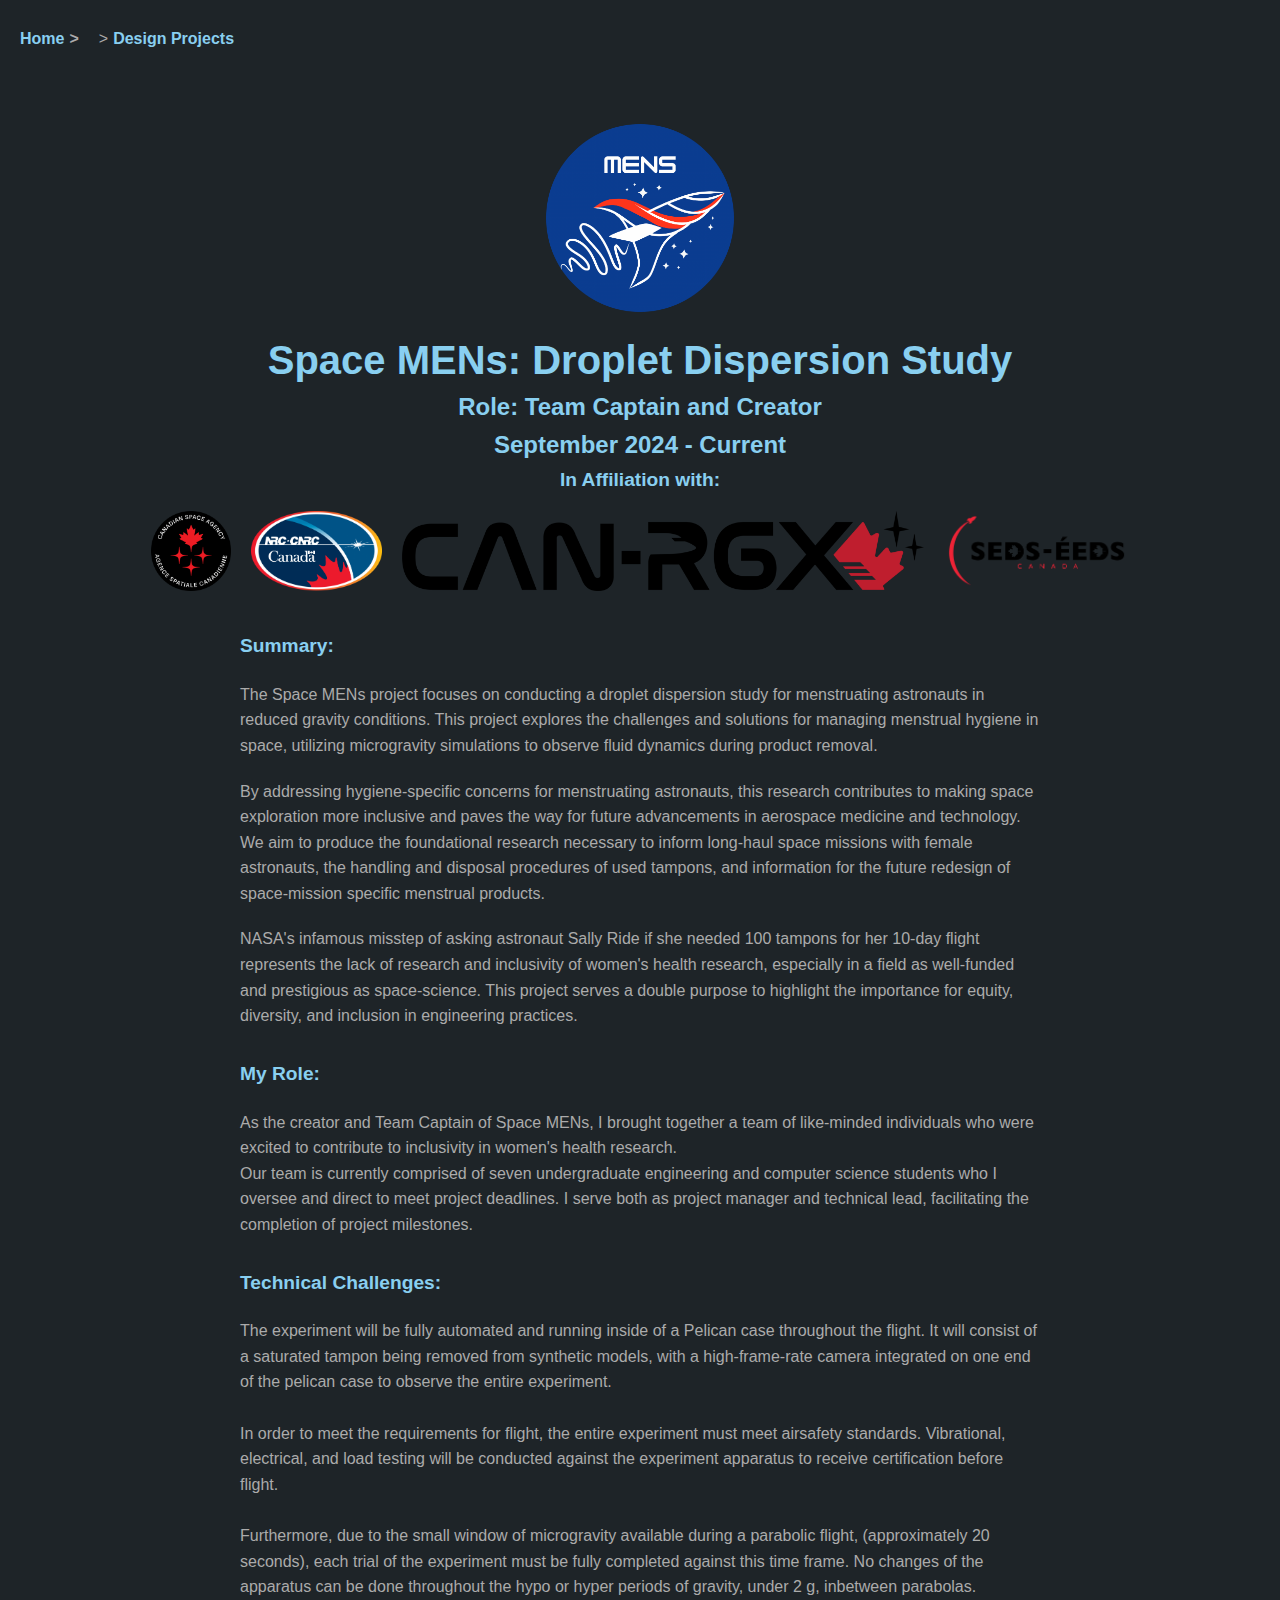
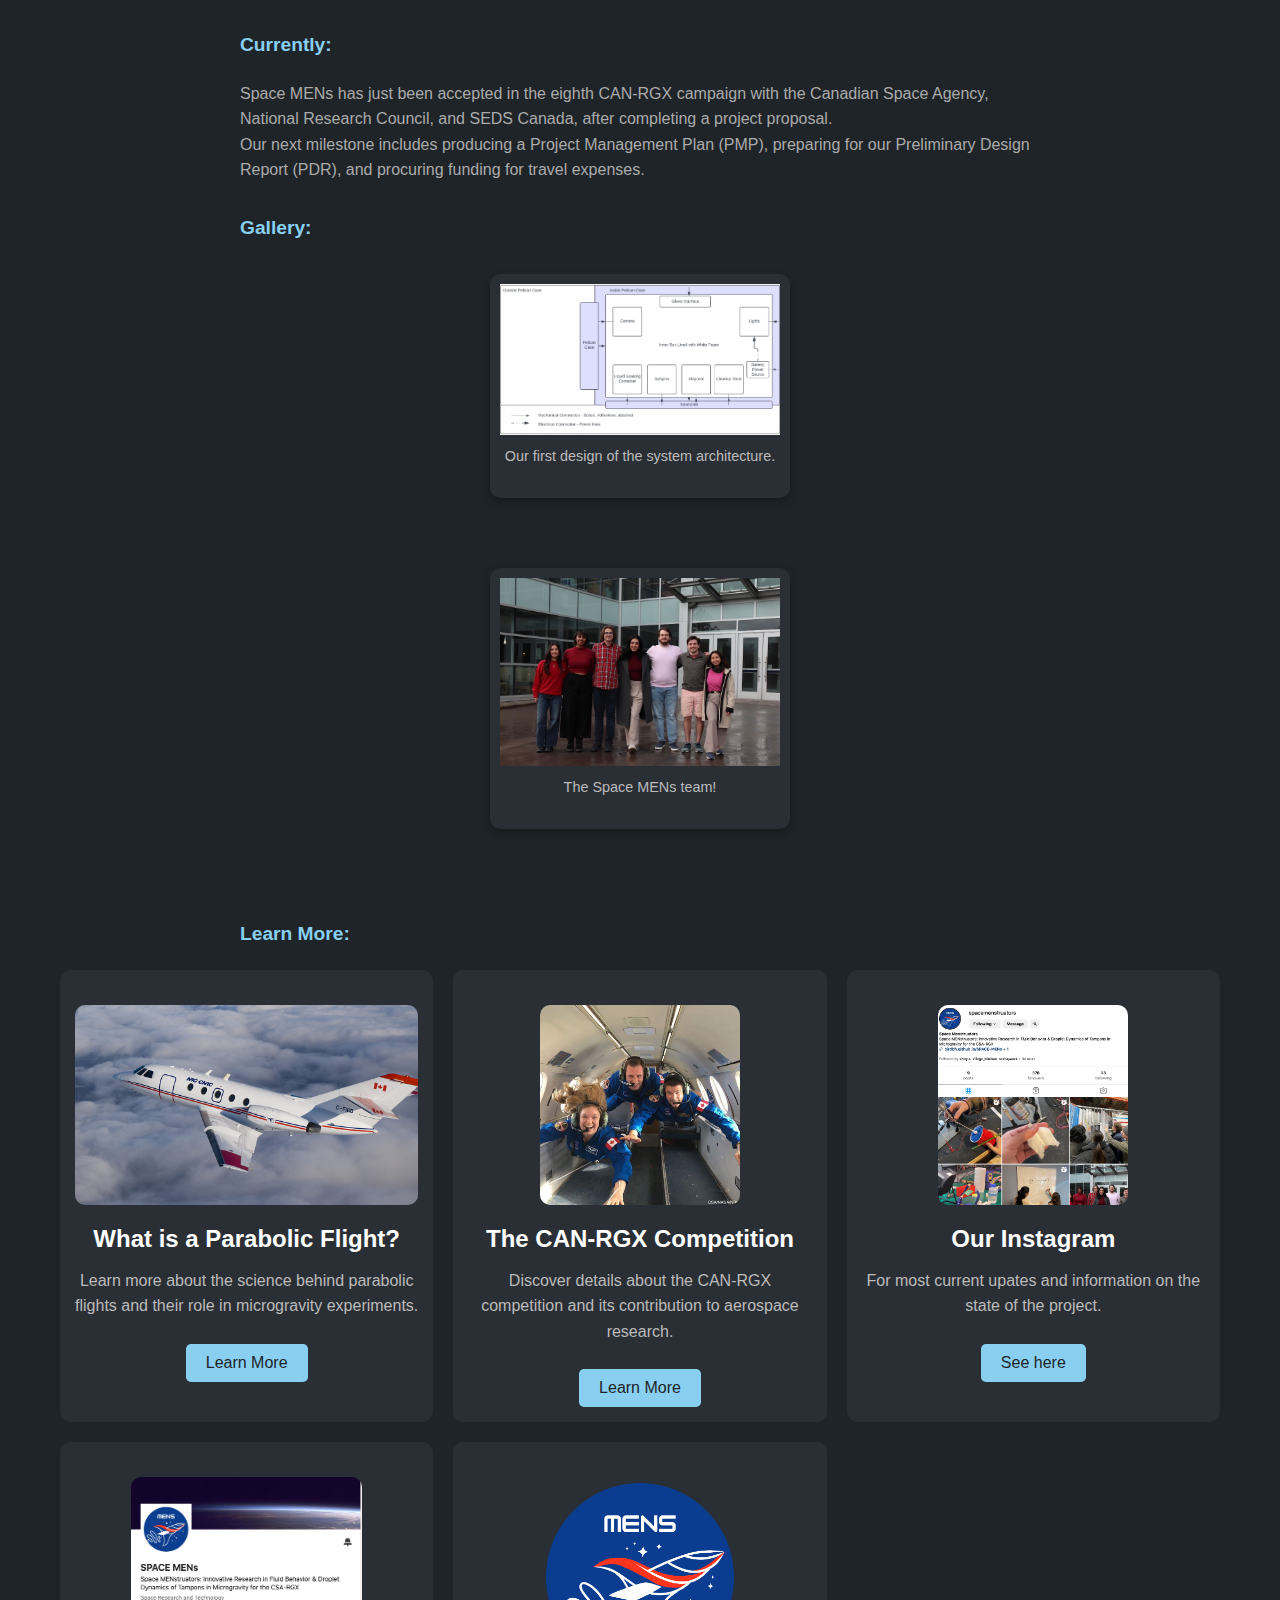
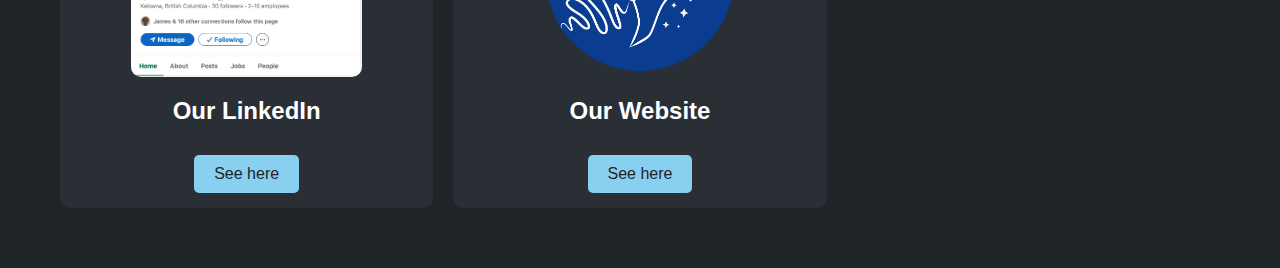
<file: projects/space_mens.html>
<!DOCTYPE html>
<html lang="en">
<head>
    <meta charset="UTF-8">
    <meta name="viewport" content="width=device-width, initial-scale=1.0">
    <title>Space MENs: Droplet Dispersion Study</title>
    <link rel="stylesheet" href="../style.css">
    <style>
        body {
            font-family: Arial, sans-serif;
            background-color: #1e2428;
            color: #ffffff;
            margin: 0;
            padding: 0;
        }
        .container {
            max-width: 1200px;
            margin: 0 auto;
            padding: 20px;
        }
        .breadcrumb {
            margin: 20px 0;
        }
        .breadcrumb a {
            color: #89cff0;
            text-decoration: none;
            margin-right: 10px;
        }
        .breadcrumb a:hover {
            text-decoration: underline;
        }
        .project-logo img {
            display: block;
            max-width: 200px;
            margin: 20px auto;
        }
        .project-title {
            text-align: center;
            margin: 20px 0;
        }
        .project-title h1, .project-title h2, .project-title h3 {
            margin: 10px 0;
        }
        .affiliation-logos {
            display: flex;
            justify-content: center;
            gap: 20px;
            margin: 20px 0;
        }
        .affiliation-logos img {
            max-height: 80px;
        }
        .project-description {
            margin: 40px 0;
        }
        .project-description h3 {
            margin-top: 30px;
            color: #89cff0;
        }

        .project-description img { 
            display: block; 
            max-width: 50%; 
            margin: 20px auto; 
        }

        .project-description .caption{ 
            margin-top: 10px; 
            text-align: center;
            font-size: 15px; 
            color: #bbbbbb;
        }
        .grid {
            display: grid;
            grid-template-columns: repeat(auto-fit, minmax(300px, 1fr));
            gap: 20px;
        }
        .grid-item {
            background: #2a2f35;
            border-radius: 10px;
            overflow: hidden;
            text-align: center;
            transition: transform 0.3s ease;
            padding: 15px;
        }
        .grid-item:hover {
            transform: translateY(-10px);
        }
        .grid-item img {
            max-width: 100%;
            height: 200px;
            object-fit: cover;
            border-radius: 10px;
        }
        .grid-item h2 {
            margin: 15px 0;
            color: #ffffff;
        }
        .grid-item p {
            color: #bbbbbb;
            font-size: 1rem;
            margin: 10px 0;
        }
        .grid-item a {
            display: inline-block;
            margin-top: 15px;
            padding: 10px 20px;
            background: #89cff0;
            color: #1e2428;
            text-decoration: none;
            border-radius: 5px;
            transition: background 0.3s ease;
        }
        .grid-item a:hover {
            background: #6bb8d6;
        }

        .skills-table { 
            margin: 20px auto; 
            max-width: 800px; 
            padding: 20px; 
            background-color: #2a2f35;
            border-radius: 10px;
            box-shadow: 0 4px 10px rgba(0, 0, 0, 0.2);
        }

        .skills-table h3 { 
            text-align: center; 
            font-size: 20px; 
            color: #ffff; 
            margin-bottom: 20px; 
        }

        .skills-table table { 
            width: 100%; 
            border-collapse: collapse;
            font-family: 'Arial', sans-serif; 
        }
        .skills-table th, .skills-table td{ 
            text-align: left; 
            padding: 15px; 
            color: #ffffff; 
            border-bottom: 1px solid #444;
        }
        .skills-table th {
         background-color: #1e2428;
        font-weight: bold;
        text-transform: uppercase;
        }

        .skills-table tbody tr:nth-child(odd) {
          background-color: #33383e;
        }

        .skills-table tbody tr:hover {
         background-color: #3e464d;
         cursor: default;
        }

        .skills-table td {
         font-size: 16px;
        }

        .skills-table td:first-child {
         font-weight: bold;
        }

 /* Gallery Section Styles */
.gallery-section {
    padding: 50px 20px;
    background-color: #1e2428;
    color: #ffffff;
    text-align: center;
}

.gallery-section h2 {
    font-size: 2.5rem;
    margin-bottom: 30px;
    color: #89cff0;
}

.gallery-container {
    display: flex;
    flex-wrap: wrap;
    gap: 20px;
    justify-content: center;
}

.gallery-item {
    flex: 1 1 auto;
    max-width: 300px; /* Maximum width for each gallery item */
    text-align: center;
    margin: 10px;
    background: #2a2f35;
    border-radius: 10px;
    box-shadow: 0 4px 8px rgba(0, 0, 0, 0.3);
    padding: 10px;
    transition: transform 0.3s ease, box-shadow 0.3s ease;
}

.gallery-item:hover {
    transform: translateY(-10px);
    box-shadow: 0 8px 16px rgba(0, 0, 0, 0.4);
}

.gallery-item img {
    max-width: 100%;
    height: auto;
    display: block;
    margin: 0 auto;
}

.gallery-item p {
    margin-top: 10px;
    font-size: 0.9rem;
    color: #bbbbbb;
    text-align: center;
}

    </style>
</head>
<body>

<!-- Breadcrumb -->
<div class="breadcrumb">
    <a href="../index.html">Home</a> > 
    <a href="../index.html#services">Design Projects</a>
</div>

<!-- Project Logo -->
<div class="container">
    <div class="project-logo">
        <img src="../Images/spacemens.png" alt="Space MENs Logo">
    </div>

    <!-- Project Title -->
    <div class="project-title">
        <h1>Space MENs: Droplet Dispersion Study</h1>
        <h2>Role: Team Captain and Creator</h2>
        <h2>September 2024 - Current</h2>
        <h3>In Affiliation with:</h3>
        <div class="affiliation-logos">
            <img src="../Images/csa.1.png" alt="CSA Logo">
            <img src="../Images/nrc.png" alt="NRC Logo">
            <img src="../Images/RGX-Logo-Black.png" alt="RGX Logo">
            <img src="../Images/seds.png" alt="SEDS Logo">
        </div>
    </div>

    <!-- Project Description -->
    <div class="project-description">
        <h3>Summary:</h3>
        <p>
            The Space MENs project focuses on conducting a droplet dispersion study for menstruating astronauts 
            in reduced gravity conditions. This project explores the challenges and solutions for managing menstrual 
            hygiene in space, utilizing microgravity simulations to observe fluid dynamics during product removal.
        </p>
        <p>
            By addressing hygiene-specific concerns for menstruating astronauts, this research contributes to making space exploration more inclusive 
            and paves the way for future advancements in aerospace medicine and technology. We aim to produce the foundational research 
            necessary to inform long-haul space missions with female astronauts, the handling and disposal procedures of used tampons, and 
            information for the future redesign of space-mission specific menstrual products.
        </p>
        <p>
            NASA's infamous misstep of asking astronaut Sally Ride if she needed 100 tampons for her 10-day flight represents the lack of research and inclusivity of 
            women's health research, especially in a field as well-funded and prestigious as space-science. This project serves a double purpose to 
            highlight the importance for equity, diversity, and inclusion in engineering practices.
        </p>

        <h3>My Role:</h3>
        <p>
            As the creator and Team Captain of Space MENs, I brought together a team of like-minded 
            individuals who were excited to contribute to inclusivity in women's health research. <br>
            Our team is currently comprised of seven undergraduate engineering and computer science students who I oversee and direct 
            to meet project deadlines. I serve both as project manager and technical lead, facilitating the completion of project milestones. 
        </p>

        <h3>Technical Challenges:</h3>
        <p>
            The experiment will be fully automated and running inside of a Pelican case throughout the flight. It will consist of a saturated tampon being removed from synthetic models, with a high-frame-rate camera integrated on one end of 
            the pelican case to observe the entire experiment.
            <br> <br> In order to meet the requirements for flight, the entire experiment must meet airsafety standards. Vibrational, electrical, and load testing will be conducted against the experiment apparatus to receive certification before flight. 
            <br> <br> Furthermore, due to the small window of microgravity available during a parabolic flight, (approximately 20 seconds), each trial of the experiment must be fully completed against this time frame. No changes of the apparatus can be done 
            throughout the hypo or hyper periods of gravity, under 2 g, inbetween parabolas. 

        </p> 
        

        <h3>Currently:</h3>
        <p>
            Space MENs has just been accepted in the eighth CAN-RGX campaign with the Canadian Space Agency, National Research Council, and SEDS Canada, after 
            completing a project proposal. <br>
            Our next milestone includes producing a Project Management Plan (PMP), preparing for our Preliminary Design Report (PDR), and procuring funding for travel expenses.
        </p>

        <h3>Gallery:</h3>
        <div class="gallery-secton">
            <div class="gallery-container">
                <div class="gallery-item">
                    <img src="../Images/spacemens1.png">
                    <p>Our first design of the system architecture. </p>
                </div>

            

            </div>
        </div>

        <div class="gallery-section">
            <div class="gallery-container">
                <div class="gallery-item">
                    <img src="../Images/spacemensteam.jpg">
                    <p>The Space MENs team! </p>
                </div>
            </div>
        </div>
        

        <h3>Learn More:</h3>
        <div class="grid">
            <div class="grid-item">
                <img src="../Images/parabolic.jpeg" alt="Parabolic Flight">
                <h2>What is a Parabolic Flight?</h2>
                <p>Learn more about the science behind parabolic flights and their role in microgravity experiments.</p>
                <a href="https://www.asc-csa.gc.ca/eng/sciences/parabolic.asp">Learn More</a>
            </div>
            <div class="grid-item">
                <img src="../Images/canrgx.jpeg" alt="CAN-RGX Competition">
                <h2>The CAN-RGX Competition</h2>
                <p>Discover details about the CAN-RGX competition and its contribution to aerospace research.</p>
                <a href="https://seds.ca/can-rgx/">Learn More</a>
            </div>
            <div class="grid-item">
                <img src="../Images/spacemensscreenshot.png" alt="Instagram">
                <h2>Our Instagram</h2>
                <p>For most current upates and information on the state of the project. </p>
                <a href="https://www.instagram.com/spacemenstruators/"> See here </a>
            </div>
            <div class="grid-item">
                <img src="../Images/spacemenslinkedin.png" alt="LinkedIn">
                <h2>Our LinkedIn</h2>
                <a href="https://www.linkedin.com/company/space-mens/?viewAsMember=true"> See here </a>
            </div>
            <div class="grid-item">
                <img src="../Images/spacemens.png" alt="LinkedIn">
                <h2>Our Website</h2>
                <a href="https://birdbh.github.io/SPACE-MENs/"> See here </a>
            </div>
        </div>

        
    </div>
</div>

</body>
</html>
</file>
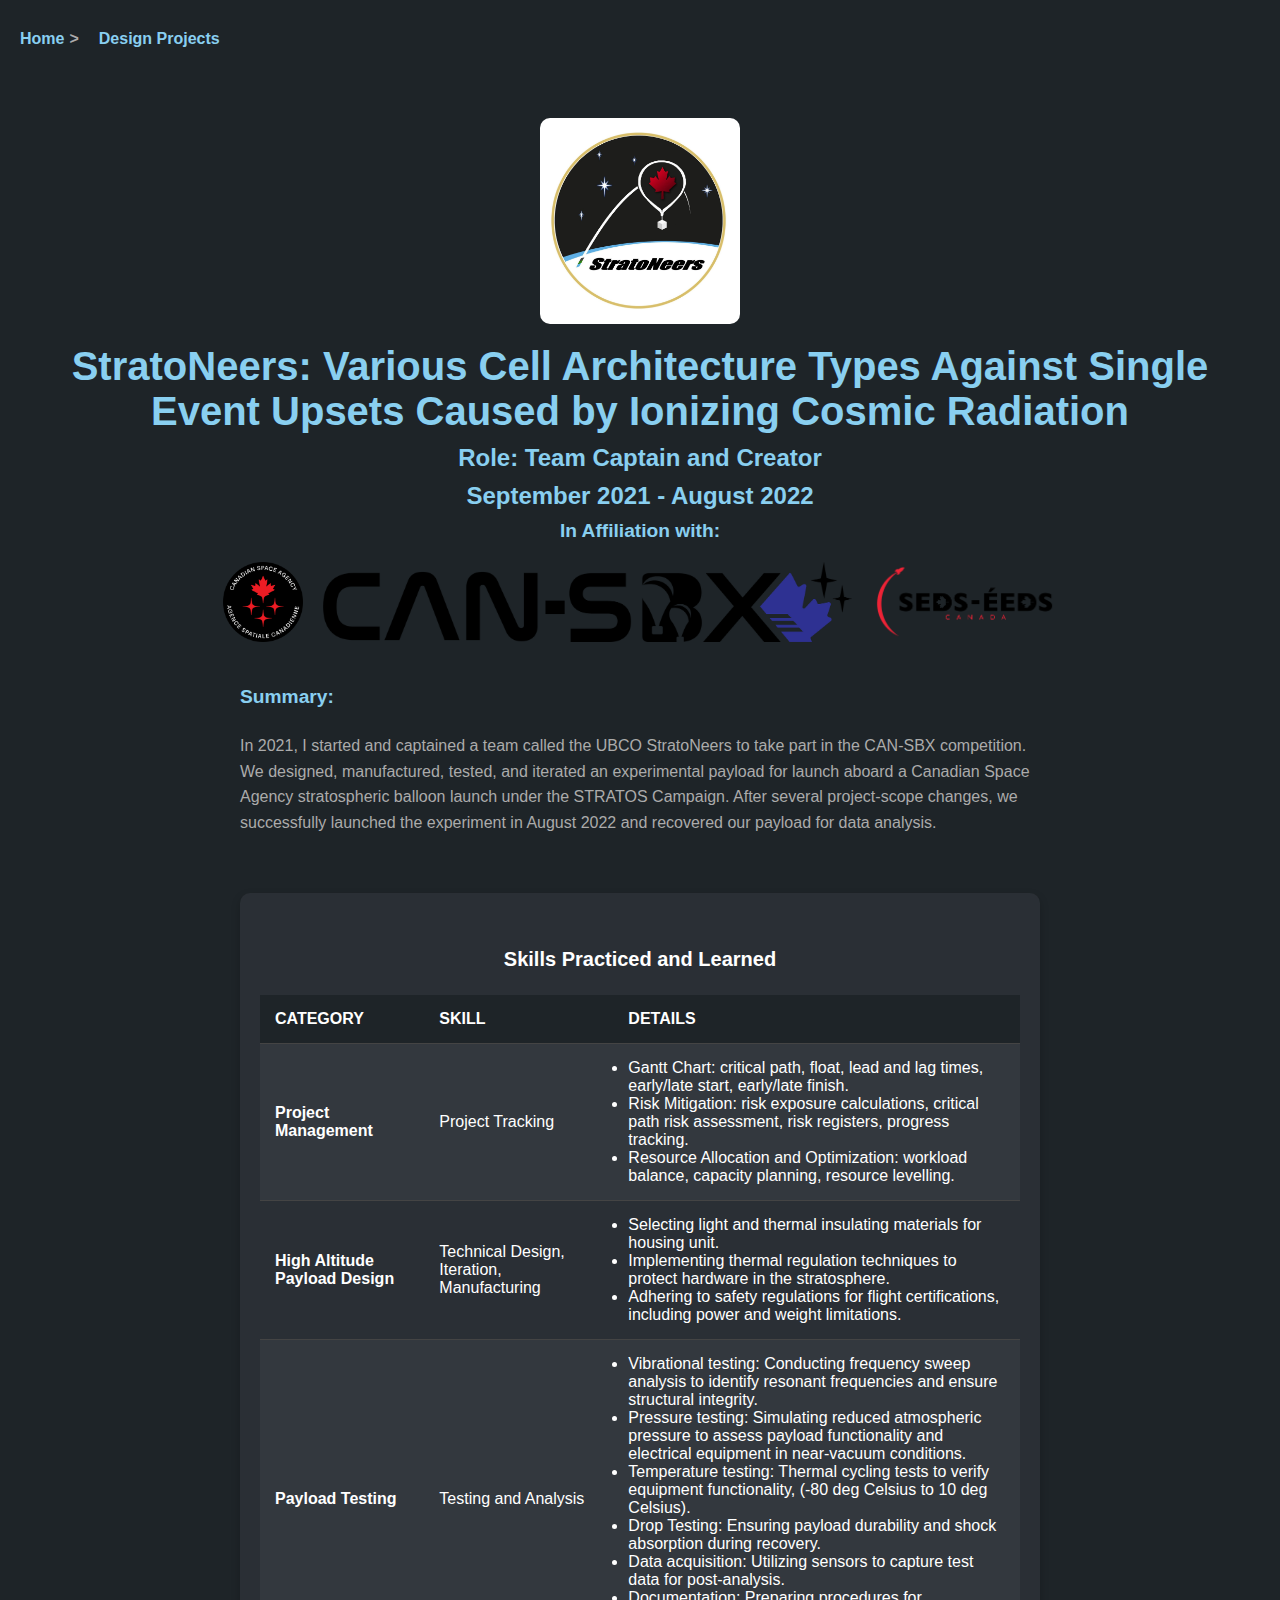
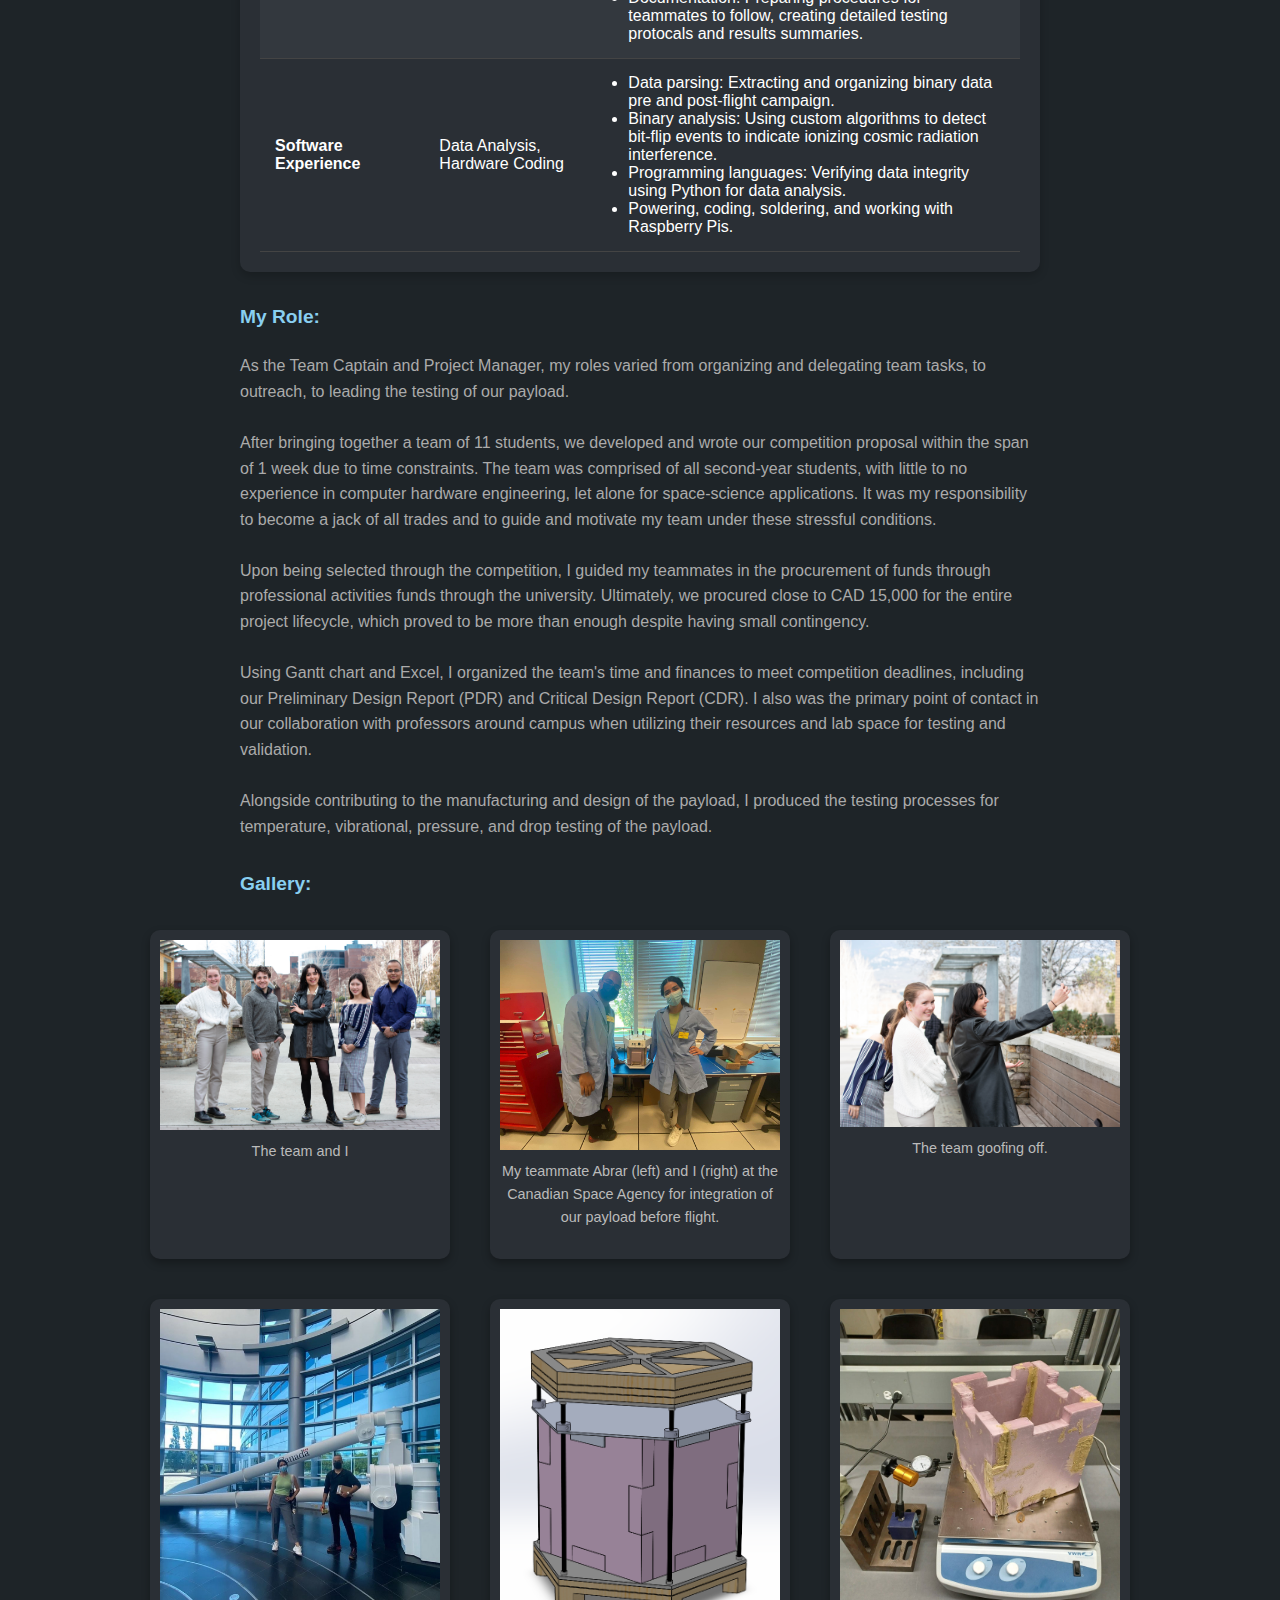
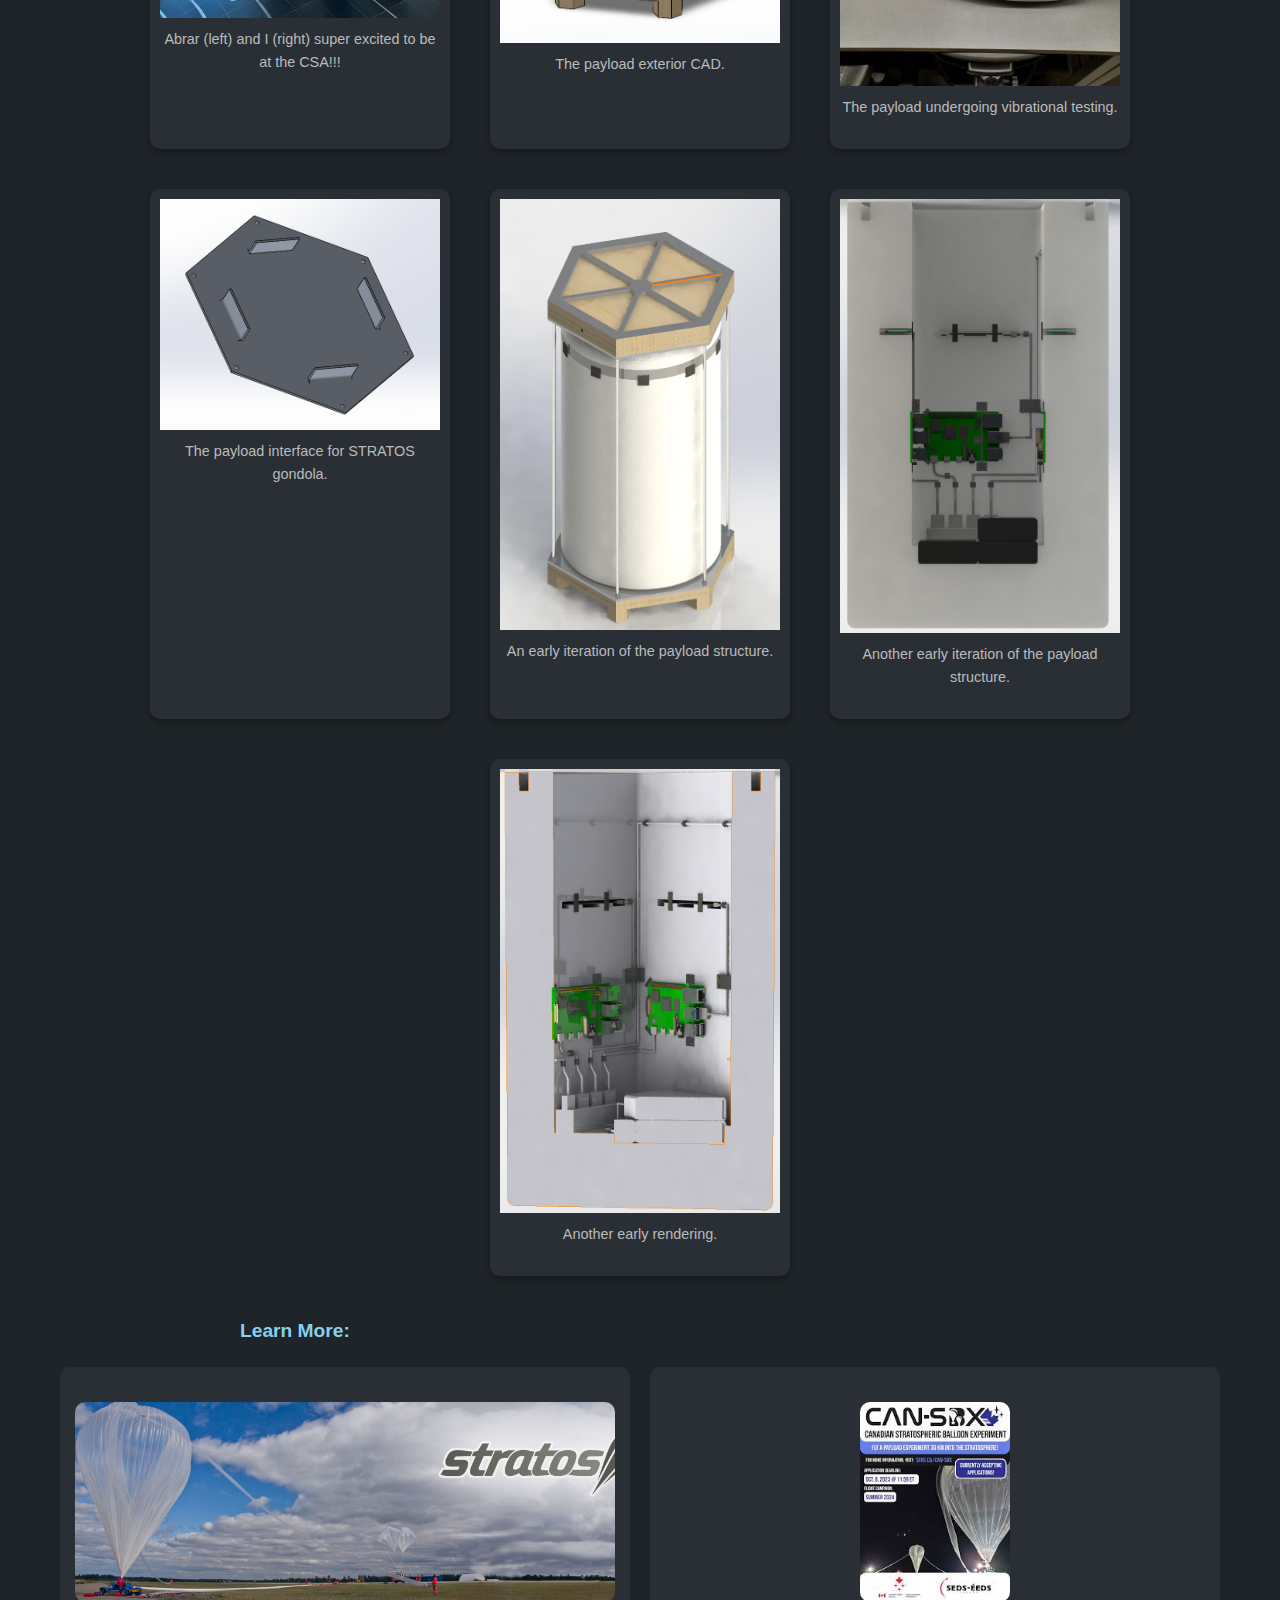
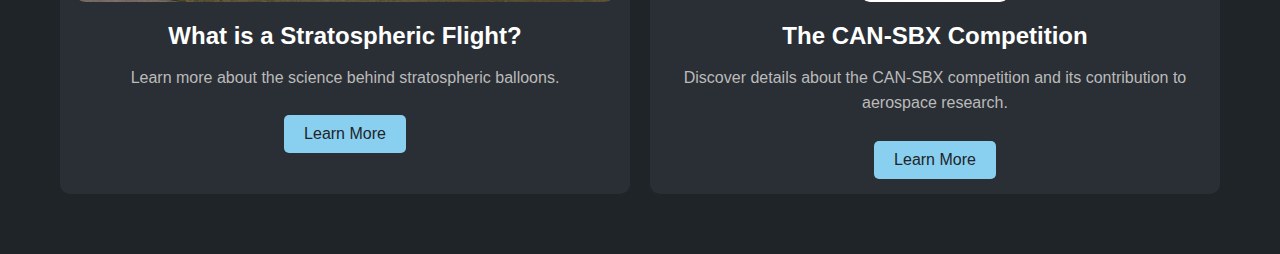
<file: projects/stratoneers.html>
<!DOCTYPE html>
<html lang="en">
<head>
    <meta charset="UTF-8">
    <meta name="viewport" content="width=device-width, initial-scale=1.0">
    <title>StratoNeers: Mitigating Single Event Upsets Caused by Ionizing Cosmic Radiation with Various Computer Cell Architecture bouldering-through-the-blues-my-tool-against-seasonal-depression-and-anxiety</title>
    <link rel="stylesheet" href="../style.css">
    <style>
        body {
            font-family: Arial, sans-serif;
            background-color: #1e2428;
            color: #ffffff;
            margin: 0;
            padding: 0;
        }
        .container {
            max-width: 1200px;
            margin: 0 auto;
            padding: 20px;
        }
        .breadcrumb {
            margin: 20px 0;
        }
        .breadcrumb a {
            color: #89cff0;
            text-decoration: none;
            margin-right: 10px;
        }
        .breadcrumb a:hover {
            text-decoration: underline;
        }
        .project-logo img {
            display: block;
            max-width: 200px;
            margin: 20px auto;
        }
        .project-title {
            text-align: center;
            margin: 20px 0;
        }
        .project-title h1, .project-title h2, .project-title h3 {
            margin: 10px 0;
        }
        .affiliation-logos {
            display: flex;
            justify-content: center;
            gap: 20px;
            margin: 20px 0;
        }
        .affiliation-logos img {
            max-height: 80px;
        }
        .project-description {
            margin: 40px 0;
        }
        .project-description h3 {
            margin-top: 30px;
            color: #89cff0;
        }

        .project-description img { 
            display: block; 
            max-width: 50%; 
            margin: 20px auto; 
        }

        .project-description .caption{ 
            margin-top: 10px; 
            text-align: center;
            font-size: 15px; 
            color: #bbbbbb;
        }
        .grid {
            display: grid;
            grid-template-columns: repeat(auto-fit, minmax(300px, 1fr));
            gap: 20px;
        }
        .grid-item {
            background: #2a2f35;
            border-radius: 10px;
            overflow: hidden;
            text-align: center;
            transition: transform 0.3s ease;
            padding: 15px;
        }
        .grid-item:hover {
            transform: translateY(-10px);
        }
        .grid-item img {
            max-width: 100%;
            height: 200px;
            object-fit: cover;
            border-radius: 10px;
        }
        .grid-item h2 {
            margin: 15px 0;
            color: #ffffff;
        }
        .grid-item p {
            color: #bbbbbb;
            font-size: 1rem;
            margin: 10px 0;
        }
        .grid-item a {
            display: inline-block;
            margin-top: 15px;
            padding: 10px 20px;
            background: #89cff0;
            color: #1e2428;
            text-decoration: none;
            border-radius: 5px;
            transition: background 0.3s ease;
        }
        .grid-item a:hover {
            background: #6bb8d6;
        }

        .skills-table { 
            margin: 20px auto; 
            max-width: 800px; 
            padding: 20px; 
            background-color: #2a2f35;
            border-radius: 10px;
            box-shadow: 0 4px 10px rgba(0, 0, 0, 0.2);
        }

        .skills-table h3 { 
            text-align: center; 
            font-size: 20px; 
            color: #ffff; 
            margin-bottom: 20px; 
        }

        .skills-table table { 
            width: 100%; 
            border-collapse: collapse;
            font-family: 'Arial', sans-serif; 
        }
        .skills-table th, .skills-table td{ 
            text-align: left; 
            padding: 15px; 
            color: #ffffff; 
            border-bottom: 1px solid #444;
        }
        .skills-table th {
         background-color: #1e2428;
        font-weight: bold;
        text-transform: uppercase;
        }

        .skills-table tbody tr:nth-child(odd) {
          background-color: #33383e;
        }

        .skills-table tbody tr:hover {
         background-color: #3e464d;
         cursor: default;
        }

        .skills-table td {
         font-size: 16px;
        }

        .skills-table td:first-child {
         font-weight: bold;
        }

 /* Gallery Section Styles */
.gallery-section {
    padding: 50px 20px;
    background-color: #1e2428;
    color: #ffffff;
    text-align: center;
}

.gallery-section h2 {
    font-size: 2.5rem;
    margin-bottom: 30px;
    color: #89cff0;
}

.gallery-container {
    display: flex;
    flex-wrap: wrap;
    gap: 20px;
    justify-content: center;
}

.gallery-item {
    flex: 1 1 auto;
    max-width: 300px; /* Maximum width for each gallery item */
    text-align: center;
    margin: 10px;
    background: #2a2f35;
    border-radius: 10px;
    box-shadow: 0 4px 8px rgba(0, 0, 0, 0.3);
    padding: 10px;
    transition: transform 0.3s ease, box-shadow 0.3s ease;
}

.gallery-item:hover {
    transform: translateY(-10px);
    box-shadow: 0 8px 16px rgba(0, 0, 0, 0.4);
}

.gallery-item img {
    max-width: 100%;
    height: auto;
    display: block;
    margin: 0 auto;
}

.gallery-item p {
    margin-top: 10px;
    font-size: 0.9rem;
    color: #bbbbbb;
    text-align: center;
}



    </style>
</head>
<body>

<!-- Breadcrumb -->
<div class="breadcrumb">
    <a href="../index.html">Home</a>  
    <a href="../index.html#services">Design Projects</a>
</div>

<!-- Project Logo -->
<div class="container">
    <div class="project-logo">
        <img src="../Images/stratoneers.jpg" alt="Space MENs Logo">
    </div>

    <!-- Project Title -->
    <div class="project-title">
        <h1>StratoNeers: Various Cell Architecture Types Against Single Event Upsets Caused by Ionizing Cosmic Radiation</h1>
        <h2>Role: Team Captain and Creator</h2>
        <h2>September 2021 - August 2022</h2>
        <h3>In Affiliation with:</h3>
        <div class="affiliation-logos">
            <img src="../Images/csa.1.png" alt="CSA Logo">
            <img src="../Images/can-sbx-logo-1.png" alt="SBX Logo">
            <img src="../Images/seds.png" alt="SEDS Logo">
        </div>
    </div>

    <!-- Project Description -->
    <div class="project-description">
        <h3>Summary:</h3>
        <p>
            In 2021, I started and captained a team called the UBCO StratoNeers to take part in the CAN-SBX competition. We designed, manufactured, tested, and iterated an experimental 
            payload for launch aboard a Canadian Space Agency stratospheric balloon launch under the STRATOS Campaign. After several project-scope changes, we successfully launched the experiment 
            in August 2022 and recovered our payload for data analysis.
        </p> <br>

    <div class="skills-table">
        <h3>Skills Practiced and Learned</h3>
        <table>
            <thead>
                <tr>
                    <th>Category</th>
                    <th>Skill</th>
                    <th>Details</th>
                </tr>
            </thead>

            <tbody>
                <tr>
                    <td> Project Management </td>
                    <td> Project Tracking</td>
                    <td>
                    <ul>
                        <li> Gantt Chart: critical path, float, lead and lag times, early/late start, early/late finish.</li>
                        <li>Risk Mitigation: risk exposure calculations, critical path risk assessment, risk registers, progress tracking.</li>
                        <li>Resource Allocation and Optimization: workload balance, capacity planning, resource levelling.</li>
                    </ul>
                    </td>
                </tr>

                <tr>
                    <td>High Altitude Payload Design</td>
                    <td>Technical Design, Iteration, Manufacturing</td>
                    <td>
                    <ul>
                        <li>Selecting light and thermal insulating materials for housing unit.</li>
                        <li>Implementing thermal regulation techniques to protect hardware in the stratosphere.</li>
                        <li>Adhering to safety regulations for flight certifications, including power and weight limitations.</li>
                    </ul>
                    </td>
                </tr>

                <tr>
                    <td>Payload Testing</td>
                    <td>Testing and Analysis</td>
                    <td>
                    <ul>
                        <li>Vibrational testing: Conducting frequency sweep analysis to identify resonant frequencies and ensure structural integrity.</li>
                        <li>Pressure testing: Simulating reduced atmospheric pressure to assess payload functionality and electrical equipment in near-vacuum conditions.</li>
                        <li>Temperature testing: Thermal cycling tests to verify equipment functionality, (-80 deg Celsius to 10 deg Celsius).</li>
                        <li> Drop Testing: Ensuring payload durability and shock absorption during recovery. </li>
                        <li> Data acquisition: Utilizing sensors to capture test data for post-analysis.</li>
                        <li>Documentation: Preparing procedures for teammates to follow, creating detailed testing protocals and results summaries. </li>
                    </ul>
                    </td>
                </tr>

                <tr>
                    <td>Software Experience</td>
                    <td> Data Analysis, Hardware Coding</td>
                    <td>
                    <ul>
                        <li>Data parsing: Extracting and organizing binary data pre and post-flight campaign.</li>
                        <li>Binary analysis: Using custom algorithms to detect bit-flip events to indicate ionizing cosmic radiation interference.</li>
                        <li>Programming languages: Verifying data integrity using Python for data analysis.</li>
                        <li>Powering, coding, soldering, and working with Raspberry Pis. </li>
                    </ul>
                    </td>
                </tr>
            </tbody>
        </table>

    </div>


        <h3>My Role:</h3>
        <p>
            As the Team Captain and Project Manager, my roles varied from organizing and delegating team tasks, to outreach, to leading the testing of our payload. <br> 
            <br> After bringing together a team of 11 students, we developed and wrote our competition proposal within the span of 1 week due to time constraints. The team was 
            comprised of all second-year students, with little to no experience in computer hardware engineering, let alone for space-science applications. It was my responsibility to 
            become a jack of all trades and to guide and motivate my team under these stressful conditions. 

            <br><br> 

            Upon being selected through the competition, I guided my teammates in the procurement of funds through professional activities funds through the university. Ultimately, we procured close to 
            CAD 15,000 for the entire project lifecycle, which proved to be more than enough despite having small contingency. 

            <br> <br> 

            Using Gantt chart and Excel, I organized the team's time and finances to meet competition deadlines, including our Preliminary Design Report (PDR) and Critical Design Report (CDR). I also 
            was the primary point of contact in our collaboration with professors around campus when utilizing their resources and lab space for testing and validation. 

            <br> <br>

            Alongside contributing to the manufacturing and design of the payload, I produced the testing processes for temperature, vibrational, pressure, and drop testing of the payload. 
        </p>

        <h3>Gallery:</h3>
        <div class="gallery-secton">
            <div class="gallery-container">
                <div class="gallery-item">
                    <img src="../Images/220303 Stratoneers LR-13.jpg">
                    <p>The team and I</p>
                </div>

                <div class="gallery-item">
                    <img src="../Images/abrar and yoshi at csa headquarters!!.jpg">
                    <p>My teammate Abrar (left) and I (right) at the Canadian Space Agency for integration of our payload before flight.</p>
                </div>

                
                <div class="gallery-item">
                    <img src="../Images/220303 Stratoneers LR-39 copy.jpg">
                    <p>The team goofing off.</p>
                </div>

                <div class="gallery-item"> 
                    <img src="../Images/abrar_and_yoshi.png">
                    <p> Abrar (left) and I (right) super excited to be at the CSA!!! </p>
                </div>

                <div class="gallery-item">
                    <img src="../Images/strato_payload_exterior.png">
                    <p>The payload exterior CAD.</p>
                </div>

                <div class="gallery-item">
                    <img src="../Images/strato_vib_testing.jpeg">
                    <p>The payload undergoing vibrational testing.</p>
                </div>

                <div class="gallery-item">
                    <img src="../Images/strato_interface.png">
                    <p>The payload interface for STRATOS gondola. </p>
                </div>

                <div class="gallery-item">
                    <img src="../Images/strato_early1.png">
                    <p>An early iteration of the payload structure. </p>
                </div>

                <div class="gallery-item">
                    <img src="../Images/strato_early2.png">
                    <p>Another early iteration of the payload structure.</p>
                </div>

                <div class="gallery-item">
                    <img src="../Images/strato_early3.png">
                    <p>Another early rendering. </p>
                </div>

            </div>
        </div>
        

        

        <h3>Learn More:</h3>
        <div class="grid">
            <div class="grid-item">
                <img src="../Images/stratos_1.jpeg" alt="Stratospheric Balloons">
                <h2>What is a Stratospheric Flight?</h2>
                <p>Learn more about the science behind stratospheric balloons. </p>
                <a href="https://www.asc-csa.gc.ca/eng/sciences/balloons/">Learn More</a>
            </div>
            <div class="grid-item">
                <img src="../Images/stratos_2.jpeg" alt="CAN-SBC Competition">
                <h2>The CAN-SBX Competition</h2>
                <p>Discover details about the CAN-SBX competition and its contribution to aerospace research.</p>
                <a href="https://seds.ca/can-sbx/#:~:text=The%20Canadian%20Stratospheric%20Balloon%20Experiment,by%20the%20Canadian%20Space%20Agency.">Learn More</a>
            </div>
        </div>
    </div>
</div>

</body>
</html>
</file>
<file: style.css>
*{ 
    margin: 0; 
    padding: 0; 
    /* font-family:'Andale mono', monospace;  */
    font-family: 'Trebuchet MS', 'Lucida Sans Unicode', 'Lucida Grande', 'Lucida Sans', Arial, sans-serif;
    box-sizing: border-box;
}

html{ 
    scroll-behavior: smooth; 
}

body{ 
    background: #1e2428 ; 
    color: #fff;
}

#header{ 
    width: 100%; 
    height: 100vh; 
    background-image: url("Images/background.png"); 
    background-size: cover; 
    background-position: center; 
}

.container{
    padding: 10px 5%; 

}

nav{
    display: flex;
    align-items: normal; 
    justify-content: right; 
    flex-wrap: wrap; 
}

.logo{ 
    width: 200px; 
}

nav ul li{ 
    display: inline-block; 
    list-style: none; 
    margin: 10px 20px; 
}

nav ul li a{ 
    color: #fff; 
    text-decoration: none; 
    font-size: 18px; 
    position: relative; 
}

nav ul li a::after{ 
    content: ''; 
    width: 0; 
    height: 3px; 
    background: #89cff0;
    position: absolute; 
    left: 0; 
    bottom: -6px; 
    transition: 0.5s; 
}

nav ul li a:hover::after{ 
    width: 100%;
}

.header-text { 
    margin-top: 25%; 
    font-size: 60px;
     
}

.header-text span{ 
    color: #89cff0;
}
.header-text h2{ 
    font-size: 30px; 
margin-top: 20px; 
}

/* ----------------about-------- */
#about{ 
    padding: 90px 0; 
    color: #ababab; 
     

}

.row{ 
    display: flex; 
    justify-content: space-between; 
    flex-wrap: wrap; 
}

.about-col-1{
    flex-basis: 35%; 

}
.about-col-1 img{ 
    width: 100%; 
    border-radius:10px;
}

.about-col-2{ 
    flex-basis: 60%; 

}

.sub-title{
    font-size: 60px; 
    font-weight: 600; 
    color: #89cff0; 
}

.tab-titles{ 
    display: flex; 
    margin: 50px 0 40px;
    padding: 0px; 
    color: #89cff0;
}

.tab-links{ 
    margin-right: 50px; 
    font-size: 18px; 
    font-weight: 500; 
    cursor: pointer; 
    position: relative; 
}

.tab-links::after{ 
    content: '' ; 
    width: 0; 
    height: 3px; 
    background: #fff; 
    position: absolute; 
    left: 0; 
    bottom: -8px; 
    transition: 0.5s; 
}

.tab-links.active-link::after{ 
    width: 50%; 
}

.tab-contents ul li{
    list-style: none; 
    margin: 10px 0; 


}

.tab-contents ul li span{ 
    color: #89cff0; 
    font-size: 10px; 
}

.tab-contents{ 
    display: none; 
}

.tab-contents.active-tab{
    display: block; 
}
/* -------------------technical projects---------------- */

#services{ 
    padding: 30px 0; 
 
}

.services-list{ 
    display: grid; 
    grid-template-columns: repeat(auto-fit, minmax(250px, 1fr));
    grid-gap: 40px; 
    margin-top: 50px;
    padding: 20px;  
}

.services-list div{ 
    transition: background 0.5s, transform 0.5s;
}

.services-list div:hover { 
    transform: translateY(-10px); 
}

.project-item { 
    position: relative; 
    overflow: hidden; 
    border-radius: 10px; 
    width: 100%; 
    cursor: pointer; 
    box-sizing: border-box;
}

.project-item h2 {
    position: relative; 
    margin-bottom: 10px; 
    text-align: center; 
    font-size: 1.2rem; 
    color: #fff; 
    z-index: 2; 
}

.project-image { 
    width: 100%;
    height: 100%; 
    object-fit: contain; 
    display: block; 
    transition: transform 0.5s ease-in-out; 
    border-radius: 10px; 

}

a {
    color: inherit; /* This will inherit the color of the parent element */
    text-decoration: none; /* Removes underline if desired */
}

a:visited {
    color: inherit; /* Ensures visited links have the same color */
}

a:hover {
    color: #89cff0; /* Optional: Add hover color for better user experience */
    /* text-decoration: underline; Optional: Add underline on hover */
}




.project-image, .overlay { 
    border-radius: 10px; 
}

.overlay { 
    position: absolute; 
    top: 0; 
    left: 0; 
    width: 100%; 
    height: 100%; 
    background-color: rgba(0,0,0,0.8); 
    display: flex; 
    flex-direction: column;
    align-items: center;
    justify-content: flex-start;
    padding: 20px; 
    box-sizing: border-box;
    border-radius: 10px;
    opacity: 0; 
    transition: opacity 0.5s ease-in-out; 
    overflow-y: auto; 
    scrollbar-width: thin; 
    z-index: 1; 

}

.overlay h2, .overlay p { 
    color: white; 
    text-align: center; 
    margin: 10px 0;
    word-wrap: break-word; 
}
.overlay h2 { 
    font-size: 1.5rem; 
    font-weight: bold; 
}

.overlay p { 
    font-size: 1rem; 
    line-height: 1.5; 

}

.project-item:hover .project-image { 
    transform: scale(1.1); 
    transition: background 0.5s, transform 0.5s;
    transform: translateY(-10px); 

}


.project-item:hover .overlay { 
    opacity: 1; 
    display: flex; 
    justify-content: center; 
    align-items: center; 
    transform: translateY(0px); 

}

.project item, .overlay, .project-image { 
    box-sizing: border-box;
}


/* ---------work experience--------- */


/* Keep in mind that the class names for some sections are the same, so it will 
automatically adjust the features under #services as it does for #portfolio. 
I am lazy so I won't fix that.  */

#portfolio{ 
    padding: 50px, 0; 
}

.work-list{ 
    display: grid; 
    grid-template-columns: repeat(auto-fit, minmax(250px, 1fr));
    grid-gap: 40px; 
    margin-top: 50px;
    padding: 20px;  
}

.work-list div{ 
    transition: background 0.5s, transform 0.5s;
}

.work-list div:hover { 
    transform: translateY(-10px); 
}

.project-item { 
    position: relative; 
    overflow: hidden; 
    border-radius: 10px; 
    width: 100%; 
    height: auto; 
    cursor: pointer; 
    box-sizing: border-box;
}

.project-item h3 { 
    position: relative; 
    margin-bottom: 10px; 
    text-align: center; 
    font-size: 1.2rem; 
    z-index: 2;
    color: #fff; 
}

.project-image { 
    width: 100%;
    height: 100%; 
    object-fit: cover; 
    display: block; 
    transition: transform 0.5s ease-in-out; 
    border-radius: 8px; 

}

.overlay { 
    position: absolute; 
    top: 0; 
    left: 0; 
    width: 100%; 
    height: 100%; 
    /* background: linear-gradient(rgba(0,0,0,0.5), #1e2428;  */
    background-color: rgba(0,0,0,0.8); 
    display: flex; 
    flex-direction: column;
    align-items: center;
    justify-content: flex-start;
    padding: 20px; 
    box-sizing: border-box;
    opacity: 0; 
    transition: opacity 0.5s ease-in-out; 
    overflow-y: auto; 
    scrollbar-width: thin; 
    z-index: 1; 

}

.overlay h2, .overlay p { 
    color: white; 
    text-align: center; 
    margin: 10px 0;
    word-wrap: break-word; 
}
.overlay h2 { 
    font-size: 1.5rem; 
    font-weight: bold; 
}

.overlay p { 
    font-size: 1rem; 
    line-height: 1.5; 

}

.project-item:hover .project-image { 
    transform: scale(1.1) translateY(-10px); 
    transition: background 0.5s, transform 0.5s;
    /* transform: translateY(-10px);  */

}


.project-item:hover .overlay { 
    opacity: 1; 
    display: flex; 
    justify-content: center; 
    align-items: center; 
    transform: translateY(0px); 

}

.layer { 
    width: 100%; 
    height: 0; 
    background: linear-gradient(rgba(0,0,0,0.5), #1e2428); 
    border-radius: 10px;
    position: absolute; 
    left: 0; 
    bottom: 0; 
    overflow: hidden; 
    display: flex;
    align-items: center; 
    justify-content: center;
    flex-direction: column;
    padding: 0 40px; 
    text-align: center; 
    font-size: 14px;
    transition: height 0.5s;
}

.project-item:hover .layer{ 
    height: 100%;
    transform: translateY(0px); 
}

.layer p { 
    font-size: 1rem; 
    line-height: 1.5; 

}

/* -----------press----------- */
#articles {
    padding: 50px 20px; 
    background: #1e2428; 
    color: #fff;}

.press-list { 
    display: grid; 
    grid-template-columns: repeat(auto-fit, minmax(250px, 1fr)); 
    gap: 40px; 
    margin-top: 50px; 
    padding: 20px; 
}

.press-item { 
    position: relative; 
    overflow: hidden; 
    border-radius: 10px; 
    transition: transform 0.3s ease-in-out; 
    cursor: pointer; 
    box-sizing: border-box;
    height: 250px;

}

.press-item img{ 
    width: 100%; 
    height: auto; 
    object-fit: cover;
    border-radius: 10px;
    margin-bottom: 10px;
    display: block;
    transition: transform 0.5s ease-in-out;

}

.press-item h2 { 
    position: relative; 
    z-index: 2; 
    margin-bottom: 20px; 
    text-align: center; 
    line-height: 1.4;
}

.press-item:hover img{ 
    transform: scale(1.1); 
}

.press-images { 
    display: flex;
    flex-direction: column; /* Stack the images vertically */
    align-items: center;
    gap: 10px; /* Add some spacing between the images */
    border-radius: 10px;
    box-sizing: border-box;
}

.logo-img { 
    width: 50%; /* Smaller size for the logo */
    max-height: 100px; /* Limit the height of the logo */
    object-fit: contain; /* Ensure the logo fits well without cropping */
    border-radius: 5px; /* Optional: add rounded corners */
}

.main-img {
    width: 100%; /* Take up the full width of the container */
    max-height: 250px; /* Limit the height */
    object-fit: cover; /* Adjust the image to fit the container */
    border-radius: 10px; /* Optional: add rounded corners */
}

.press-item a { 
    text-decoration: none; 
    color: inherit; 
    display: block; 
}


.press-overlay { 
    position: absolute; 
    top: 0; 
    left: 0; 
    width: 100%; 
    height: 100%; 
    background: rgba(0,0,0,0.7); 
    display: flex; 
    flex-direction: column; 
    align-items: center; 
    justify-content: flex-end; 
    opacity: 0; 
    transition: opacity 0.3s ease-in-out; 
    padding: 20px; 
    text-align: center; 
    border-radius: 10px;
    z-index: 1;
}

.press-item:hover .press-overlay { 
    opacity: 1; 
}

.press-overlay h3 { 
    font-size: 1.2rem; 
    margin-bottom: 10px; 
    color: #fff; 
}

.press-overlay p{ 
    font-size: 0.9rem; 
    line-height: 1.4; 
    color: #fff; 
}

.press-item img { 
    border-radius: 10px;
}

/* -------contact----------- */

#contact { 
    background: #1e2428; 
    padding: 50px 20px; 
    color: #fff; 
}

.contain { 
    max-width: 1200px; 
    margin: auto; 
}

.row { 
    display: flex; 
    flex-wrap: wrap; 
    justify-content: space-between; 
    align-items:flex-start;
    gap: 20px; 
}

.contact-left{ 
    /* flex-basis: 35%; */
    flex: 1; 
    max-width: 40%;
}

.contact-right{
    flex: 1; 
    /* flex-basis: 60%; */
    max-width: 55%;
    /* margin-bottom: 20px;  */
    margin-top: -30px;
}

.contact-left p{ 
    margin-top: 30px; 
    color: #ababab; 

}


.contact-left a{ 
    text-decoration: none; 
    font-size: 1rem; 
    margin-bottom: 20px;
    color: #ababab;
    display: inline-block; 
    transition: transform 0.3s, color 0.3s;  
}

.contact-left a:last-child { 
    margin-bottom:0; 
}
.contact-left a:hover{
    color: #fff; 
    transform: translateY(-5px);
}

/* .btn.btn2{
    display: inline-block; 
    background: #ff004f; 
} */

.contact-right form{ 
    width: 100%; 
}

.contact-right form{ 
    display: flex; 
    flex-direction: column; 
    gap: 15px; 
}

form label { 
    font-size: 1rem; 
    margin-bottom: 5px; 
    color: #ababab; 
}


form input, form textarea{ 
    width: 100%; 
    border: 1px solid#444; 
    background: #262626; 
    padding: 15px; 
    color: #fff; 
    font-size: 1rem; 
    border-radius: 6px; 
    transition: border-color 0.3s, box-shadow 0.3s; 

}
form input:focus,
form textarea:focus { 
    border-color: #fff; 
    box-shadow: 0 0 5px rgba(255, 0, 79, 0.5); 
}

form button { 
    display: inline-block; 
    background: #262626; 
    color: #fff; 
    padding: 12px 20px; 
    font-size: 1rem; 
    border: none; 
    border-radius: 6px; 
    cursor: pointer; 
    transition: background 0.3s;
}

form button:hover { 
    background: #1e2428; 
}

@media (max-width: 768px) { 
    .row { 
        flex-direction: column;
    }
    .contact-left, .contact-right { 
        flex-basis: 100%; 
    }
}


/* --------------css for small screen------------- */
nav .fa-solid { 
    display: none; 
}

@media only screen and (max-width: 600px) { 
    .header-text{ 
        margin-top: 100%; 
        font-size: 16px; 
    }

    .header-text h1{ 
        font-size: 30px; 
    }

    nav .fa-solid{ 
        display: block; 
        font-size: 25px;
    }

    nav ul{ 
        background: #1e2428; 
        position: fixed; 
        top: 0; 
        right: -200; 
        width: 200px; 
        height: 100vh; 
        padding-top: 50px; 
        z-index: 2; 
        transition: right 0.5s;

    }
    nav ul li{ 
        display: block;
        margin: 25px; 

    }

    nav ul .fa-solid{ 
        position: absolute; 
        top: 25px; 
        left: 25px; 
        cursor: pointer; 
    }

    .sub-title { 
        font-size: 20px;
    }

    .about-col-1, .about-col-2 { 
        flex-basis: 100%;
    }

    .about-col-1 { 
        margin-bottom: 30px; 
    }

    .about-col-2 { 
        font-size: 14px; 
    }

    .tab-links { 
        font-size: 16px; 
        margin-right: 20px; 
    }

    .contact-left, .contact-right { 
        flex-basis: 100%;
    }
    


}

#msg{ 
    color: #fff; 
    margin-top: -20px; 
    display: block; 
}
}

iframe { 
    border: none; 
    margin: 20px auto; 
    display: block; 
}


/* ----------space mens page----------- */


.breadcrumb {
    display: flex;
    align-items: center;
    gap: 5px;
    font-size: 1rem;
    padding: 10px 20px;
    background-color: #1e2428; /* Match the background */
    color: #ababab; /* Neutral text color */
}

.breadcrumb a {
    color: #89cff0; /* Match your link color */
    text-decoration: none;
    font-weight: bold;
    transition: color 0.3s ease;
}

.breadcrumb a:hover {
    color: #fff; /* Highlight on hover */
}

.breadcrumb > :not(:last-child)::after {
    content: '>'; /* Separator */
    margin-left: 5px;
    margin-right: 5px;
    color: #ababab; /* Neutral separator color */
}


.project-logo img { 
    width: 50%; 
    max-width: 300px; 
    height: auto; 
    margin: 20px auto; 
    display: block; 
    justify-items: center; 
    display: block; 
    border-radius: 10px;
}


.project-title h1{ 
    font-size: 2.5rem; 
    margin: 20px 0; 
    color: #89cff0; 
    text-align: center;
}

.project-title h2{ 
    font-size: 1.5rem; 
    margin: 20px 0; 
    color: #89cff0; 
    text-align: center; 
}

.project-title h3{ 
    font-size: 1.2rem; 
    margin: 20px 0; 
    color: #89cff0; 
    text-align: center; 
}

.project-description p{ 
    font-size: 1rem;
    line-height: 1.6; 
    margin: 20px auto;
    color:#ababab; 
    max-width: 800px;
}

.project-description h3 { 
    font-size: 1.2rem; 
    line-height: 1.6; 
    margin: 20px auto; 
    color: #89cff0;
    max-width: 800px;
}

.affiliation-logos { 
    display: flex; 
    justify-content: center; 
    align-items: center;
    gap: 30px; 
    /* margin-top: 20px; */
    /* height: 200px; */
    margin-top: 20px; 
}

.logo-item { 
    text-align: center; 
    max-width: 150px; 
    display: flex;
    justify-content: center;
    align-items: center;
}

.logo-item img{ 
    max-width: 100%; 
    height: auto; 
    object-fit: contain;
    border-radius: 10px; 
    margin-bottom: 10px; 
}
</file>
